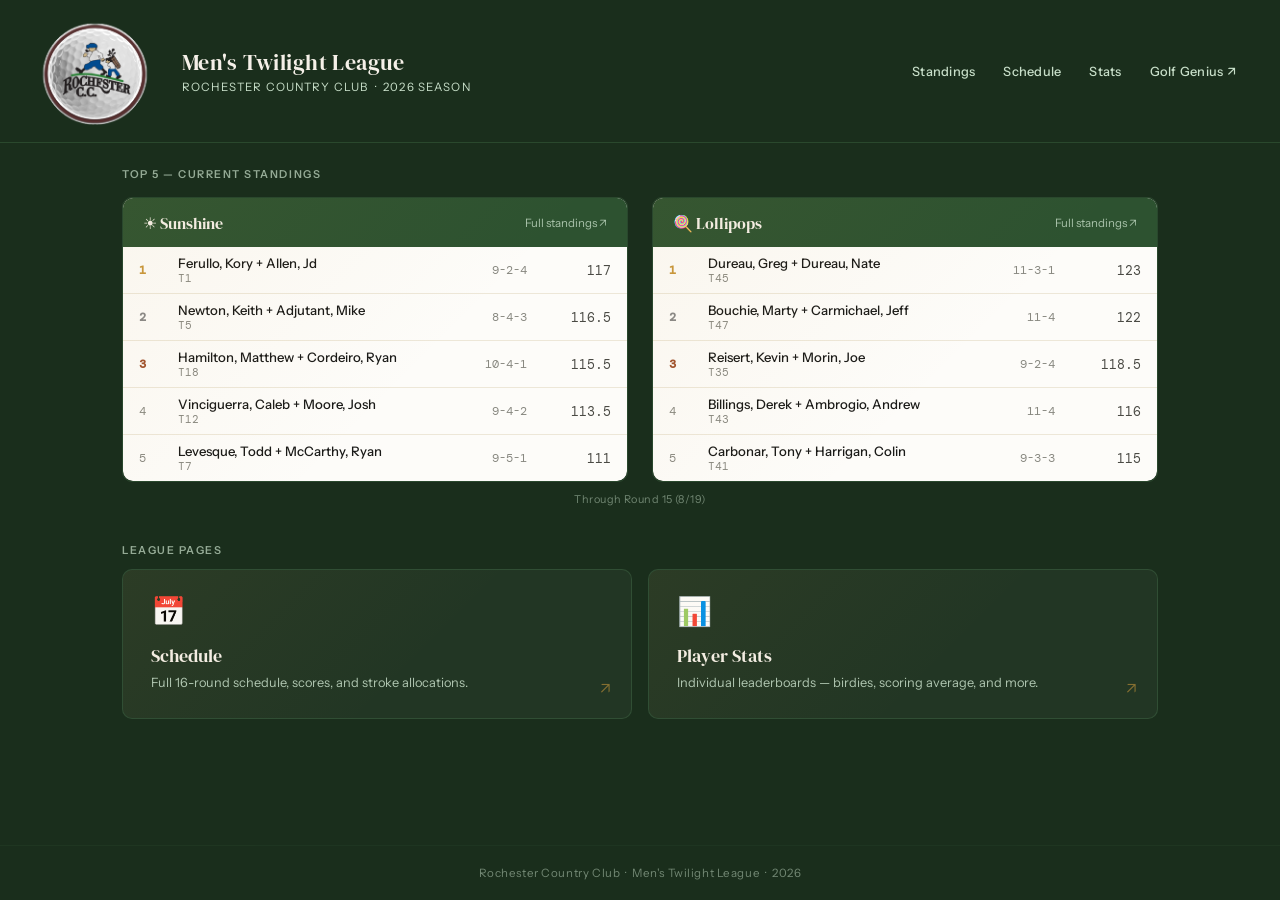
<file: index.html>
<!DOCTYPE html>
<html lang="en">
<head>
  <meta charset="UTF-8">
  <meta name="viewport" content="width=device-width, initial-scale=1.0">
  <title>RCC Men's Twilight League 2026</title>
  <link rel="stylesheet" href="css/base.css">
  <link rel="stylesheet" href="css/components.css">
  <style>
    /* ── INDEX-ONLY STYLES ── */
    .index-wrap {
      max-width: 1100px;
      margin: 0 auto;
      padding: 1.5rem 2rem 3rem;
      width: 100%;
    }

    /* ── NAV CARDS ── */
    .section-label {
      font-size: 0.68rem;
      font-weight: 600;
      letter-spacing: 0.14em;
      text-transform: uppercase;
      color: var(--green-pale);
      opacity: 0.7;
      margin-bottom: 1rem;
    }
    .cards-grid {
      display: grid;
      grid-template-columns: repeat(2, 1fr);
      gap: 1rem;
      margin-bottom: 2rem;
    }

    /* ── LEADERBOARD ── */
    .lb-grid {
      display: grid;
      grid-template-columns: 1fr 1fr;
      gap: 1.5rem;
    }

    .lb-panel {
      background: var(--white);
      border-radius: var(--radius-lg);
      overflow: hidden;
      box-shadow: var(--shadow);
    }

    .lb-header {
      background: var(--green-mid);
      padding: 0.85rem 1.25rem;
      display: flex;
      align-items: center;
      justify-content: space-between;
    }

    .lb-header h2 {
      font-family: 'DM Serif Display', serif;
      font-size: 1rem;
      color: var(--cream);
    }

    .lb-panel-link .lb-table tbody tr:hover {
      background: transparent;
      cursor: default;
    }

    .lb-panel-link {
      text-decoration: none;
      display: block;
      border-radius: var(--radius-lg);
      border: 1px solid rgba(90,148,96,0.25);
      overflow: hidden;
      position: relative;
      transition: border-color 0.2s, transform 0.15s;
    }

    .lb-panel-link::before {
      content: '';
      position: absolute;
      inset: 0;
      background: linear-gradient(135deg, rgba(200,150,58,0.06) 0%, transparent 60%);
      pointer-events: none;
      z-index: 0;
    }

    .lb-panel-link:hover {
      border-color: rgba(200,150,58,0.45);
      transform: translateY(-2px);
    }

    .lb-panel-link:hover .lb-header {
      background: var(--green);
    }

    .lb-header-hint {
      font-size: 0.72rem;
      color: var(--green-pale);
      opacity: 0.8;
    }

    table.lb-table {
      width: 100%;
      border-collapse: collapse;
      font-size: 0.82rem;
    }

    table.lb-table tbody tr {
      border-bottom: 1px solid var(--cream-dark);
      cursor: pointer;
      transition: background 0.1s;
    }

    table.lb-table tbody tr:last-child { border-bottom: none; }
    table.lb-table tbody tr:hover { background: var(--cream); }

    table.lb-table tbody td {
      padding: 0.5rem 1rem;
      vertical-align: middle;
    }

    .lb-rank {
      font-family: 'DM Mono', monospace;
      font-size: 0.78rem;
      color: var(--text-muted);
      width: 28px;
      text-align: right;
    }
    .lb-rank.gold   { color: var(--gold); font-weight: 600; }
    .lb-rank.silver { color: #888; font-weight: 600; }
    .lb-rank.bronze { color: #a0522d; font-weight: 600; }

    .lb-team { font-weight: 500; color: var(--text); font-size: 0.82rem; }
    .lb-team-num { font-size: 0.68rem; color: var(--text-muted); font-family: 'DM Mono', monospace; }

    .lb-pts {
      font-family: 'DM Mono', monospace;
      font-size: 0.82rem;
      text-align: right;
      color: var(--text-mid);
    }

    .lb-rec {
      font-family: 'DM Mono', monospace;
      font-size: 0.72rem;
      text-align: right;
      white-space: nowrap;
      color: var(--text-muted);
    }

    .lb-updated {
      font-size: 0.68rem;
      color: var(--green-pale);
      opacity: 0.5;
      text-align: center;
      padding: 0.6rem;
      letter-spacing: 0.04em;
    }

    /* ── RESPONSIVE ── */
    @media (max-width: 800px) {
      .lb-grid   { grid-template-columns: 1fr; }
      .cards-grid { grid-template-columns: 1fr; }
    }
    @media (max-width: 600px) {
      .index-wrap { padding: 1rem 1rem 2rem; }
      .cards-grid { grid-template-columns: 1fr; gap: 0.75rem; }
    }
  </style>
</head>
<body>

  <div id="site-header"></div>

  <div class="index-wrap">

    <div class="section-label">Top 5 — Current Standings</div>
    <div class="lb-grid" id="lbGrid">
      <div class="lb-panel"><div class="lb-updated">Loading…</div></div>
      <div class="lb-panel"><div class="lb-updated">Loading…</div></div>
    </div>
    <div id="lbUpdated" class="lb-updated" style="margin-bottom:1.75rem;"></div>

    <div class="section-label" style="margin-bottom:0.75rem;">League Pages</div>
    <div class="cards-grid" style="margin-bottom:1.75rem;">
      <a class="nav-card" href="schedule.html">
        <span class="card-icon">📅</span>
        <div class="card-title">Schedule</div>
        <div class="card-desc">Full 16-round schedule, scores, and stroke allocations.</div>
        <span class="card-arrow">↗</span>
      </a>
      <a class="nav-card" href="stats.html">
        <span class="card-icon">📊</span>
        <div class="card-title">Player Stats</div>
        <div class="card-desc">Individual leaderboards — birdies, scoring average, and more.</div>
        <span class="card-arrow">↗</span>
      </a>
    </div>

  </div>

  <div id="site-footer"></div>

  <script src="js/common.js"></script>
  <script src="js/index.js"></script>
</body>
</html>
</file>
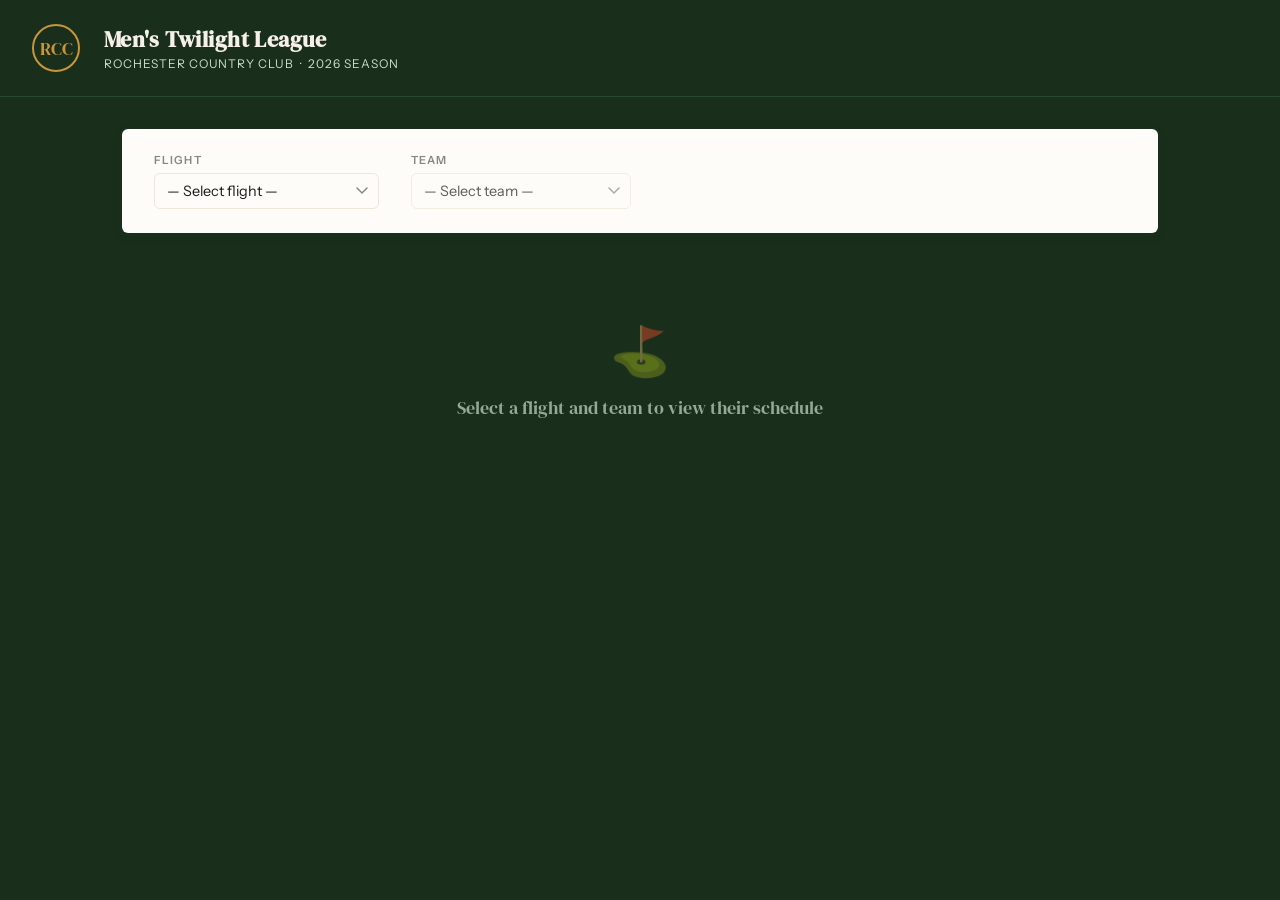
<file: rcc_schedule.html>
<!DOCTYPE html>
<html lang="en">
<head>
<meta charset="UTF-8">
<meta name="viewport" content="width=device-width, initial-scale=1.0">
<title>RCC Men's Twilight League 2026</title>
<link rel="preconnect" href="https://fonts.googleapis.com">
<link rel="preconnect" href="https://fonts.gstatic.com" crossorigin>
<link href="https://fonts.googleapis.com/css2?family=DM+Serif+Display:ital@0;1&family=DM+Mono:wght@400;500&family=Instrument+Sans:wght@400;500;600&display=swap" rel="stylesheet">
<style>
  :root {
    --green-dark: #1a2e1c;
    --green-mid:  #2d5230;
    --green:      #3a6b3e;
    --green-light:#5a9460;
    --green-pale: #c8dfc9;
    --cream:      #f5f0e8;
    --cream-dark: #ede7d8;
    --gold:       #c8963a;
    --gold-light: #e8c06a;
    --white:      #fdfcf9;
    --text:       #1a1a18;
    --text-mid:   #4a4a44;
    --text-muted: #888880;
    --win:        #2d6e35;
    --win-bg:     #e8f4e9;
    --loss:       #8b2c2c;
    --loss-bg:    #faeaea;
    --tie:        #5a5a20;
    --tie-bg:     #f5f5dc;
    --radius:     6px;
    --shadow:     0 2px 12px rgba(26,46,28,0.10);
  }

  *, *::before, *::after { box-sizing: border-box; margin: 0; padding: 0; }

  body {
    font-family: 'Instrument Sans', sans-serif;
    background: var(--green-dark);
    color: var(--text);
    min-height: 100vh;
  }

  /* ── HEADER ── */
  header {
    background: var(--green-dark);
    border-bottom: 1px solid rgba(90,148,96,0.25);
    padding: 1.5rem 2rem;
    display: flex;
    align-items: center;
    gap: 1.5rem;
  }
  .logo-mark {
    width: 48px; height: 48px;
    border: 2px solid var(--gold);
    border-radius: 50%;
    display: flex; align-items: center; justify-content: center;
    font-family: 'DM Serif Display', serif;
    font-size: 18px;
    color: var(--gold);
    flex-shrink: 0;
  }
  .header-text h1 {
    font-family: 'DM Serif Display', serif;
    font-size: 1.35rem;
    color: var(--cream);
    letter-spacing: 0.02em;
  }
  .header-text p {
    font-size: 0.75rem;
    color: var(--green-pale);
    letter-spacing: 0.08em;
    text-transform: uppercase;
    margin-top: 2px;
  }

  /* ── MAIN LAYOUT ── */
  main {
    max-width: 1100px;
    margin: 0 auto;
    padding: 2rem;
  }

  /* ── SELECTOR PANEL ── */
  .selector-panel {
    background: var(--white);
    border-radius: var(--radius);
    padding: 1.5rem 2rem;
    margin-bottom: 1.5rem;
    box-shadow: var(--shadow);
    display: flex;
    gap: 2rem;
    align-items: flex-end;
    flex-wrap: wrap;
  }
  .field-group {
    display: flex;
    flex-direction: column;
    gap: 0.4rem;
  }
  .field-group label {
    font-size: 0.7rem;
    font-weight: 600;
    letter-spacing: 0.1em;
    text-transform: uppercase;
    color: var(--text-muted);
  }
  select {
    font-family: 'Instrument Sans', sans-serif;
    font-size: 0.9rem;
    padding: 0.5rem 2rem 0.5rem 0.75rem;
    border: 1.5px solid var(--cream-dark);
    border-radius: var(--radius);
    background: var(--white);
    color: var(--text);
    appearance: none;
    background-image: url("data:image/svg+xml,%3Csvg xmlns='http://www.w3.org/2000/svg' width='12' height='8' viewBox='0 0 12 8'%3E%3Cpath d='M1 1l5 5 5-5' stroke='%23888880' stroke-width='1.5' fill='none' stroke-linecap='round'/%3E%3C/svg%3E");
    background-repeat: no-repeat;
    background-position: right 0.6rem center;
    cursor: pointer;
    min-width: 220px;
    transition: border-color 0.15s;
  }
  select:focus { outline: none; border-color: var(--green-light); }
  select:hover  { border-color: var(--green-light); }

  /* ── TEAM CARD ── */
  .team-card {
    background: var(--white);
    border-radius: var(--radius);
    overflow: hidden;
    box-shadow: var(--shadow);
    margin-bottom: 1.5rem;
    display: none;
  }
  .team-card.visible { display: block; }

  .team-header {
    background: var(--green-mid);
    padding: 1.25rem 2rem;
    display: flex;
    align-items: center;
    justify-content: space-between;
    flex-wrap: wrap;
    gap: 1rem;
  }
  .team-number-badge {
    font-family: 'DM Serif Display', serif;
    font-size: 2.5rem;
    color: var(--gold);
    line-height: 1;
    margin-right: 1rem;
  }
  .team-info h2 {
    font-family: 'DM Serif Display', serif;
    font-size: 1.3rem;
    color: var(--cream);
  }
  .team-meta {
    display: flex;
    gap: 0.75rem;
    margin-top: 0.3rem;
    flex-wrap: wrap;
  }
  .badge {
    font-size: 0.68rem;
    font-weight: 600;
    letter-spacing: 0.08em;
    text-transform: uppercase;
    padding: 0.2rem 0.6rem;
    border-radius: 20px;
  }
  .badge-flight-sun  { background: rgba(200,150,58,0.25); color: var(--gold-light); }
  .badge-flight-lol  { background: rgba(90,148,96,0.25);  color: var(--green-pale); }
  .badge-points      { background: rgba(255,255,255,0.12); color: var(--cream); }
  .badge-rank        { background: rgba(200,150,58,0.20); color: var(--gold-light); }

  .team-stats-row {
    display: flex;
    gap: 2rem;
    align-items: center;
    flex-wrap: wrap;
  }
  .stat-item { text-align: center; }
  .stat-item .stat-val {
    font-family: 'DM Mono', monospace;
    font-size: 1.4rem;
    font-weight: 500;
    color: var(--cream);
    display: block;
  }
  .stat-item .stat-lbl {
    font-size: 0.65rem;
    text-transform: uppercase;
    letter-spacing: 0.08em;
    color: var(--green-pale);
  }

  /* ── PLAYERS ── */
  .players-strip {
    background: var(--cream);
    padding: 0.85rem 2rem;
    display: flex;
    gap: 2rem;
    border-bottom: 1px solid var(--cream-dark);
    flex-wrap: wrap;
  }
  .player-chip {
    display: flex;
    align-items: center;
    gap: 0.5rem;
  }
  .player-avatar {
    width: 30px; height: 30px;
    border-radius: 50%;
    background: var(--green-mid);
    color: var(--cream);
    display: flex; align-items: center; justify-content: center;
    font-size: 0.7rem;
    font-weight: 600;
    flex-shrink: 0;
  }
  .player-name { font-size: 0.85rem; font-weight: 500; color: var(--text); }
  .player-detail { font-size: 0.75rem; color: var(--text-muted); }

  /* ── SCHEDULE TABLE ── */
  .schedule-wrap {
    padding: 1.5rem 2rem 2rem;
  }
  .schedule-wrap h3 {
    font-family: 'DM Serif Display', serif;
    font-size: 1rem;
    color: var(--text);
    margin-bottom: 1rem;
    letter-spacing: 0.02em;
  }

  table.schedule {
    width: 100%;
    border-collapse: collapse;
    font-size: 0.82rem;
  }
  table.schedule thead th {
    font-size: 0.65rem;
    font-weight: 600;
    letter-spacing: 0.1em;
    text-transform: uppercase;
    color: var(--text-muted);
    padding: 0.4rem 0.75rem;
    border-bottom: 2px solid var(--cream-dark);
    text-align: left;
    white-space: nowrap;
  }
  table.schedule tbody tr { border-bottom: 1px solid var(--cream-dark); }
  table.schedule tbody tr:last-child { border-bottom: none; }
  table.schedule tbody tr.match-first { }
  table.schedule tbody tr.match-second td { border-bottom: 2px solid var(--cream-dark); padding-top: 0; padding-bottom: 0.6rem; }
  table.schedule tbody td {
    padding: 0.55rem 0.75rem;
    vertical-align: top;
  }
  table.schedule tbody tr.match-second td { padding-top: 0.1rem; }

  .rnd-cell {
    font-family: 'DM Mono', monospace;
    font-size: 0.78rem;
    font-weight: 500;
    white-space: nowrap;
    color: var(--green-mid);
  }
  .date-cell {
    font-family: 'DM Mono', monospace;
    font-size: 0.78rem;
    color: var(--text-muted);
    white-space: nowrap;
  }
  .nine-cell {
    font-size: 0.72rem;
    font-weight: 600;
    letter-spacing: 0.05em;
    color: var(--text-muted);
    white-space: nowrap;
  }
  .opp-name { font-weight: 500; color: var(--text); }
  .opp-hi   { font-family: 'DM Mono', monospace; font-size: 0.75rem; color: var(--text-muted); }
  .strokes-chip {
    display: inline-block;
    font-family: 'DM Mono', monospace;
    font-size: 0.7rem;
    font-weight: 500;
    padding: 0.1rem 0.35rem;
    border-radius: 3px;
    background: var(--cream-dark);
    color: var(--text-mid);
    margin-left: 4px;
  }
  .strokes-chip.zero { opacity: 0.45; }

  .score-cell {
    font-family: 'DM Mono', monospace;
    font-size: 0.85rem;
    font-weight: 500;
    text-align: center;
    white-space: nowrap;
    min-width: 36px;
  }
  .score-dash { color: var(--text-muted); }

  .result-cell { white-space: nowrap; }
  .result-badge {
    display: inline-block;
    font-family: 'DM Mono', monospace;
    font-size: 0.75rem;
    font-weight: 500;
    padding: 0.2rem 0.55rem;
    border-radius: 20px;
  }
  .res-win  { background: var(--win-bg);  color: var(--win);  }
  .res-loss { background: var(--loss-bg); color: var(--loss); }
  .res-tie  { background: var(--tie-bg);  color: var(--tie);  }
  .res-none { color: var(--text-muted); font-family: 'DM Mono', monospace; font-size: 0.82rem; }

  /* record row */
  .record-row {
    display: flex;
    gap: 0.5rem;
    align-items: center;
    padding: 0.75rem 2rem;
    background: var(--cream);
    border-top: 1px solid var(--cream-dark);
    font-size: 0.78rem;
    color: var(--text-muted);
    flex-wrap: wrap;
  }
  .record-row strong { color: var(--text); }
  .record-pill {
    display: inline-flex;
    gap: 0.4rem;
    align-items: center;
  }
  .rp-w { color: var(--win); font-weight: 600; }
  .rp-l { color: var(--loss); font-weight: 600; }
  .rp-t { color: var(--tie); font-weight: 600; }

  /* opp rank */
  .opp-rank { font-size: 0.72rem; color: var(--text-muted); }

  /* ── EMPTY STATE ── */
  .empty-state {
    text-align: center;
    padding: 4rem 2rem;
    color: var(--green-pale);
  }
  .empty-state .big-icon { font-size: 3rem; margin-bottom: 1rem; opacity: 0.4; }
  .empty-state p { font-family: 'DM Serif Display', serif; font-size: 1.1rem; opacity: 0.7; }

  /* ── RESPONSIVE ── */
  @media (max-width: 700px) {
    main { padding: 1rem; }
    .selector-panel { padding: 1rem; gap: 1rem; }
    .schedule-wrap { padding: 1rem; }
    .team-header { padding: 1rem; }
    .players-strip { padding: 0.75rem 1rem; }
    .record-row { padding: 0.75rem 1rem; }
    select { min-width: 160px; }
    table.schedule { font-size: 0.75rem; }
    table.schedule thead th, table.schedule tbody td { padding: 0.4rem 0.4rem; }
    .team-stats-row { gap: 1rem; }
  }
</style>
</head>
<body>

<header>
  <div class="logo-mark">RCC</div>
  <div class="header-text">
    <h1>Men's Twilight League</h1>
    <p>Rochester Country Club &nbsp;·&nbsp; 2026 Season</p>
  </div>
</header>

<main>
  <div class="selector-panel">
    <div class="field-group">
      <label>Flight</label>
      <select id="flightSelect">
        <option value="">— Select flight —</option>
        <option value="Sunshine">☀ Sunshine (Teams 1–32)</option>
        <option value="Lollipops">🍭 Lollipops (Teams 33–64)</option>
      </select>
    </div>
    <div class="field-group">
      <label>Team</label>
      <select id="teamSelect" disabled>
        <option value="">— Select team —</option>
      </select>
    </div>
  </div>

  <div id="teamCard" class="team-card"></div>

  <div id="emptyState" class="empty-state">
    <div class="big-icon">⛳</div>
    <p>Select a flight and team to view their schedule</p>
  </div>
</main>

<script>
// ── EMBEDDED JSON ────────────────────────────────────────────────────────────
// The page loads from a JSON file if available, otherwise falls back to the
// embedded data block below. To use a live JSON file, host rcc_league_2026.json
// alongside this HTML and it will be fetched automatically.

const EMBEDDED_JSON_URL = 'RCC_League_2026.json';

// ── SCORING HELPERS ──────────────────────────────────────────────────────────

function getRoundNumber(roundKey) {
  const m = roundKey.match(/round_(\d+)_/);
  return m ? parseInt(m[1]) : 0;
}

function getRoundDate(roundKey) {
  // e.g. round_4_wed_jun_03 → "6/3"
  const months = {jan:1,feb:2,mar:3,apr:4,may:5,jun:6,jul:7,aug:8,sep:9,oct:10,nov:11,dec:12};
  const m = roundKey.match(/_(jan|feb|mar|apr|may|jun|jul|aug|sep|oct|nov|dec)_(\d+)$/i);
  if (!m) return '';
  return `${months[m[1].toLowerCase()]}/${parseInt(m[2])}`;
}

function calcRank(teamNum, flight, teams) {
  const flightTeams = teams.filter(t => t.flight === flight);
  const me = flightTeams.find(t => t.team_number === teamNum);
  if (!me) return '—';
  const above = flightTeams.filter(t => t.total_points > me.total_points).length;
  const rank = above + 1;
  const ties = flightTeams.filter(t => t.total_points === me.total_points).length;
  return ties > 1 ? `T${rank}` : `${rank}`;
}

function ordinal(n) {
  const s = ['th','st','nd','rd'], v = n % 100;
  return n + (s[(v-20)%10] || s[v] || s[0]);
}

function calcPlayingHandicap(hi, tee, courseRatings) {
  const teeData = courseRatings.tees[tee] || courseRatings.tees['blue'];
  const ch = Math.round(hi * teeData.slope / 113);
  const ph = ch + Math.round(teeData.rating - courseRatings.par);
  return ph;
}

function getStrokesFor4(players, courseRatings) {
  // players: [{name, hi, tee}] — exactly 4
  const phs = players.map(p => calcPlayingHandicap(p.hi, p.tee || 'blue', courseRatings));
  const low = Math.min(...phs);
  return phs.map(ph => ph - low);
}

// For 9 holes: halve full strokes. Front gets extra if odd.
function strokesFor9(fullStrokes, nine) {
  return fullStrokes.map(s => {
    const half = s / 2;
    if (s % 2 === 0) return s / 2;
    // odd: front gets ceil, back gets floor
    return nine === 'Front' ? Math.ceil(half) : Math.floor(half);
  });
}

function parseDisplayScore(storedUs, storedThem) {
  if (storedUs === undefined || storedThem === undefined) return null;
  let dispUs, dispThem, result;
  if (storedUs > storedThem) {
    dispUs = storedUs - 1; dispThem = storedThem;
    result = { type: 'W', margin: (storedUs - 1) - storedThem };
  } else if (storedThem > storedUs) {
    dispUs = storedUs; dispThem = storedThem - 1;
    result = { type: 'L', margin: storedUs - (storedThem - 1) };
  } else {
    dispUs = storedUs - 0.5; dispThem = storedThem - 0.5;
    result = { type: 'T', margin: 0 };
  }
  return { dispUs, dispThem, result };
}

function fmt(n) {
  return (n % 1 === 0) ? n.toFixed(0) : n.toFixed(1);
}

function initials(name) {
  // "Holland, Jeffry" → "JH"
  const parts = name.split(',').map(s => s.trim());
  const last = parts[0] || '';
  const first = parts[1] || '';
  return (first[0] || '') + (last[0] || '');
}

// ── RENDER ───────────────────────────────────────────────────────────────────

function renderTeam(data, teamNum) {
  const team = data.teams.find(t => t.team_number === teamNum);
  if (!team) return;

  const { schedule, round_scores, nine_rotations, course_ratings, teams } = data;
  const card = document.getElementById('teamCard');
  const empty = document.getElementById('emptyState');
  card.className = 'team-card visible';
  empty.style.display = 'none';

  // rank within flight
  const rank = calcRank(teamNum, team.flight, teams);
  const flightSize = teams.filter(t => t.flight === team.flight).length;
  const rankLabel = rank.startsWith('T') ? rank : ordinal(parseInt(rank));

  // purse
  const purseStr = team.purse > 0 ? `$${team.purse.toFixed(0)}` : '$0';

  // flight badge class
  const flightBadge = team.flight === 'Sunshine' ? 'badge-flight-sun' : 'badge-flight-lol';
  const flightIcon = team.flight === 'Sunshine' ? '☀' : '🍭';

  // W/L/T record from round_scores
  const myScores = round_scores[String(teamNum)] || {};
  let wins=0, losses=0, ties=0;
  Object.keys(myScores).forEach(rnd => {
    const stored = myScores[rnd];
    // find opponent in that round
    const roundKey = Object.keys(schedule).find(k => getRoundNumber(k) === parseInt(rnd));
    if (!roundKey) return;
    const match = schedule[roundKey].find(m => m[0] === teamNum || m[1] === teamNum);
    if (!match) return;
    const oppNum = match[0] === teamNum ? match[1] : match[0];
    const oppStored = (round_scores[String(oppNum)] || {})[rnd];
    if (oppStored === undefined) return;
    if (stored > oppStored) wins++;
    else if (stored < oppStored) losses++;
    else ties++;
  });

  // build schedule rows
  let scheduleHTML = '';
  const roundKeys = Object.keys(schedule).sort((a,b) => getRoundNumber(a)-getRoundNumber(b));

  roundKeys.forEach(roundKey => {
    const rndNum = getRoundNumber(roundKey);
    const matchups = schedule[roundKey];
    const match = matchups.find(m => m[0] === teamNum || m[1] === teamNum);
    if (!match) return;

    const oppNum = match[0] === teamNum ? match[1] : match[0];
    const oppTeam = teams.find(t => t.team_number === oppNum);
    if (!oppTeam) return;

    const date = getRoundDate(roundKey);
    const nine = nine_rotations[roundKey]?.[team.flight] || '?';
    const rndLabel = `${rndNum}-${nine[0]}`; // "4-B"

    // strokes
    const allPlayers = [...team.players, ...oppTeam.players];
    // build 4-player list: [myP1, myP2, oppP1, oppP2]
    const fourPlayers = [
      { name: team.players[0]?.name, hi: team.players[0]?.handicap_index || 0, tee: team.players[0]?.tee || 'blue' },
      { name: team.players[1]?.name, hi: team.players[1]?.handicap_index || 0, tee: team.players[1]?.tee || 'blue' },
      { name: oppTeam.players[0]?.name, hi: oppTeam.players[0]?.handicap_index || 0, tee: oppTeam.players[0]?.tee || 'blue' },
      { name: oppTeam.players[1]?.name, hi: oppTeam.players[1]?.handicap_index || 0, tee: oppTeam.players[1]?.tee || 'blue' },
    ];
    const fullStrokes = getStrokesFor4(fourPlayers, course_ratings);
    const nineStrokes = strokesFor9(fullStrokes, nine);

    // scores
    const myStored   = (round_scores[String(teamNum)]  || {})[String(rndNum)];
    const oppStored  = (round_scores[String(oppNum)]   || {})[String(rndNum)];
    const scoreData  = (myStored !== undefined && oppStored !== undefined)
                       ? parseDisplayScore(myStored, oppStored) : null;

    // opp rank
    const oppRank = calcRank(oppNum, oppTeam.flight, teams);
    const oppRankLabel = oppRank.startsWith('T') ? oppRank : ordinal(parseInt(oppRank));

    // player name helpers
    function shortName(fullName) {
      const parts = fullName ? fullName.split(',').map(s=>s.trim()) : ['?','?'];
      const last = parts[0]; const first = parts[1] || '';
      return `${first[0] || '?'}. ${last}`;
    }

    // result badge
    let resultCell = `<span class="res-none">—</span>`;
    if (scoreData) {
      const { type, margin } = scoreData.result;
      const sign = margin > 0 ? `+${margin}` : margin < 0 ? `${margin}` : '';
      const label = type === 'T' ? 'T 0' : `${type} ${sign}`;
      const cls = type === 'W' ? 'res-win' : type === 'L' ? 'res-loss' : 'res-tie';
      resultCell = `<span class="result-badge ${cls}">${label}</span>`;
    }

    // score cells
    const usDisp   = scoreData ? fmt(scoreData.dispUs)   : '—';
    const themDisp = scoreData ? fmt(scoreData.dispThem)  : '—';
    const scoreClass = s => s === '—' ? 'score-dash' : '';

    // stroke chips
    function chip(s) {
      return `<span class="strokes-chip${s===0?' zero':''}">${s}</span>`;
    }

    // Row 1 (P1s) — shows rnd, date, nine, opponent P1, my P1
    scheduleHTML += `
    <tr class="match-first">
      <td class="rnd-cell" rowspan="2">${rndLabel}</td>
      <td class="date-cell" rowspan="2">${date}</td>
      <td class="nine-cell" rowspan="2">${nine}</td>
      <td>
        <span class="opp-name">${shortName(oppTeam.players[0]?.name)}</span>
        <span class="opp-hi">(${oppTeam.players[0]?.handicap_index ?? '?'})</span>${chip(nineStrokes[2])}
      </td>
      <td>
        <span class="opp-name">${shortName(team.players[0]?.name)}</span>
        <span class="opp-hi">(${team.players[0]?.handicap_index ?? '?'})</span>${chip(nineStrokes[0])}
      </td>
      <td class="opp-rank" rowspan="2"><span style="font-size:0.75rem;color:var(--text-muted);">T${oppNum}</span><br><span style="font-size:0.72rem;color:var(--text-muted);">${oppRankLabel}</span></td>
      <td class="score-cell ${scoreClass(usDisp)}" rowspan="2">${usDisp}</td>
      <td class="score-cell ${scoreClass(themDisp)}" rowspan="2">${themDisp}</td>
      <td class="result-cell" rowspan="2">${resultCell}</td>
    </tr>
    <tr class="match-second">
      <td>
        <span class="opp-name">${shortName(oppTeam.players[1]?.name)}</span>
        <span class="opp-hi">(${oppTeam.players[1]?.handicap_index ?? '?'})</span>${chip(nineStrokes[3])}
      </td>
      <td>
        <span class="opp-name">${shortName(team.players[1]?.name)}</span>
        <span class="opp-hi">(${team.players[1]?.handicap_index ?? '?'})</span>${chip(nineStrokes[1])}
      </td>
    </tr>`;
  });

  // players HTML
  let playersHTML = team.players.map(p => {
    const ini = initials(p.name || '');
    const teeStr = p.tee ? `${p.tee} tees` : '';
    const hiStr = `HI: ${p.handicap_index ?? '?'}`;
    return `<div class="player-chip">
      <div class="player-avatar">${ini}</div>
      <div>
        <div class="player-name">${p.name || '—'}</div>
        <div class="player-detail">${hiStr}${teeStr ? ' · ' + teeStr : ''}</div>
      </div>
    </div>`;
  }).join('');

  card.innerHTML = `
    <div class="team-header">
      <div style="display:flex;align-items:center;">
        <div class="team-number-badge">#${teamNum}</div>
        <div class="team-info">
          <h2>${team.players_display}</h2>
          <div class="team-meta">
            <span class="badge ${flightBadge}">${flightIcon} ${team.flight}</span>
            <span class="badge badge-points">${team.total_points} pts</span>
            <span class="badge badge-rank">${rankLabel} of ${flightSize}</span>
            ${team.purse > 0 ? `<span class="badge badge-points">${purseStr} purse</span>` : ''}
          </div>
        </div>
      </div>
      <div class="team-stats-row">
        <div class="stat-item"><span class="stat-val">${wins}</span><span class="stat-lbl">Wins</span></div>
        <div class="stat-item"><span class="stat-val">${losses}</span><span class="stat-lbl">Losses</span></div>
        <div class="stat-item"><span class="stat-val">${ties}</span><span class="stat-lbl">Ties</span></div>
        <div class="stat-item"><span class="stat-val">${team.total_points}</span><span class="stat-lbl">Points</span></div>
      </div>
    </div>
    <div class="players-strip">${playersHTML}</div>
    <div class="schedule-wrap">
      <h3>2026 Season Schedule</h3>
      <table class="schedule">
        <thead>
          <tr>
            <th>Rnd</th>
            <th>Date</th>
            <th>Nine</th>
            <th>Opponent</th>
            <th>Us</th>
            <th>Opp Rank</th>
            <th>Us</th>
            <th>Them</th>
            <th>Result</th>
          </tr>
        </thead>
        <tbody>${scheduleHTML}</tbody>
      </table>
    </div>
    <div class="record-row">
      <strong>Record:</strong>
      <span class="record-pill"><span class="rp-w">${wins}W</span> <span class="rp-l">${losses}L</span> <span class="rp-t">${ties}T</span></span>
      &nbsp;·&nbsp; ${Object.keys(myScores).length} rounds played
    </div>
  `;
}

// ── BOOT ─────────────────────────────────────────────────────────────────────

let leagueData = null;

function populateFlightTeams(flight) {
  const sel = document.getElementById('teamSelect');
  sel.innerHTML = '<option value="">— Select team —</option>';
  if (!leagueData || !flight) { sel.disabled = true; return; }
  const flightTeams = leagueData.teams
    .filter(t => t.flight === flight)
    .sort((a,b) => a.team_number - b.team_number);
  flightTeams.forEach(t => {
    const opt = document.createElement('option');
    opt.value = t.team_number;
    opt.textContent = `Team ${t.team_number} — ${t.players_display}`;
    sel.appendChild(opt);
  });
  sel.disabled = false;
}

document.getElementById('flightSelect').addEventListener('change', function() {
  populateFlightTeams(this.value);
  document.getElementById('teamCard').className = 'team-card';
  document.getElementById('emptyState').style.display = '';
  document.getElementById('teamSelect').value = '';
});

document.getElementById('teamSelect').addEventListener('change', function() {
  const num = parseInt(this.value);
  if (!num || !leagueData) return;
  renderTeam(leagueData, num);
});

// Try to fetch JSON from same directory; works when served over HTTP
fetch(EMBEDDED_JSON_URL)
  .then(r => { if (!r.ok) throw new Error('not found'); return r.json(); })
  .then(data => { leagueData = data; })
  .catch(() => {
    // Fallback: prompt user to load file
    document.getElementById('emptyState').innerHTML = `
      <div class="big-icon">📂</div>
      <p>Drop your <strong>RCC_League_2026.json</strong> file here, or click to load it</p>
      <input type="file" id="fileInput" accept=".json" style="margin-top:1rem;font-size:0.85rem;color:var(--green-pale)">
    `;
    document.getElementById('fileInput')?.addEventListener('change', function(e) {
      const file = e.target.files[0];
      if (!file) return;
      const reader = new FileReader();
      reader.onload = ev => {
        leagueData = JSON.parse(ev.target.result);
        document.getElementById('emptyState').innerHTML = `
          <div class="big-icon">✅</div>
          <p>Data loaded! Select a flight and team above.</p>
        `;
      };
      reader.readAsText(file);
    });
  });
</script>
</body>
</html>
</file>
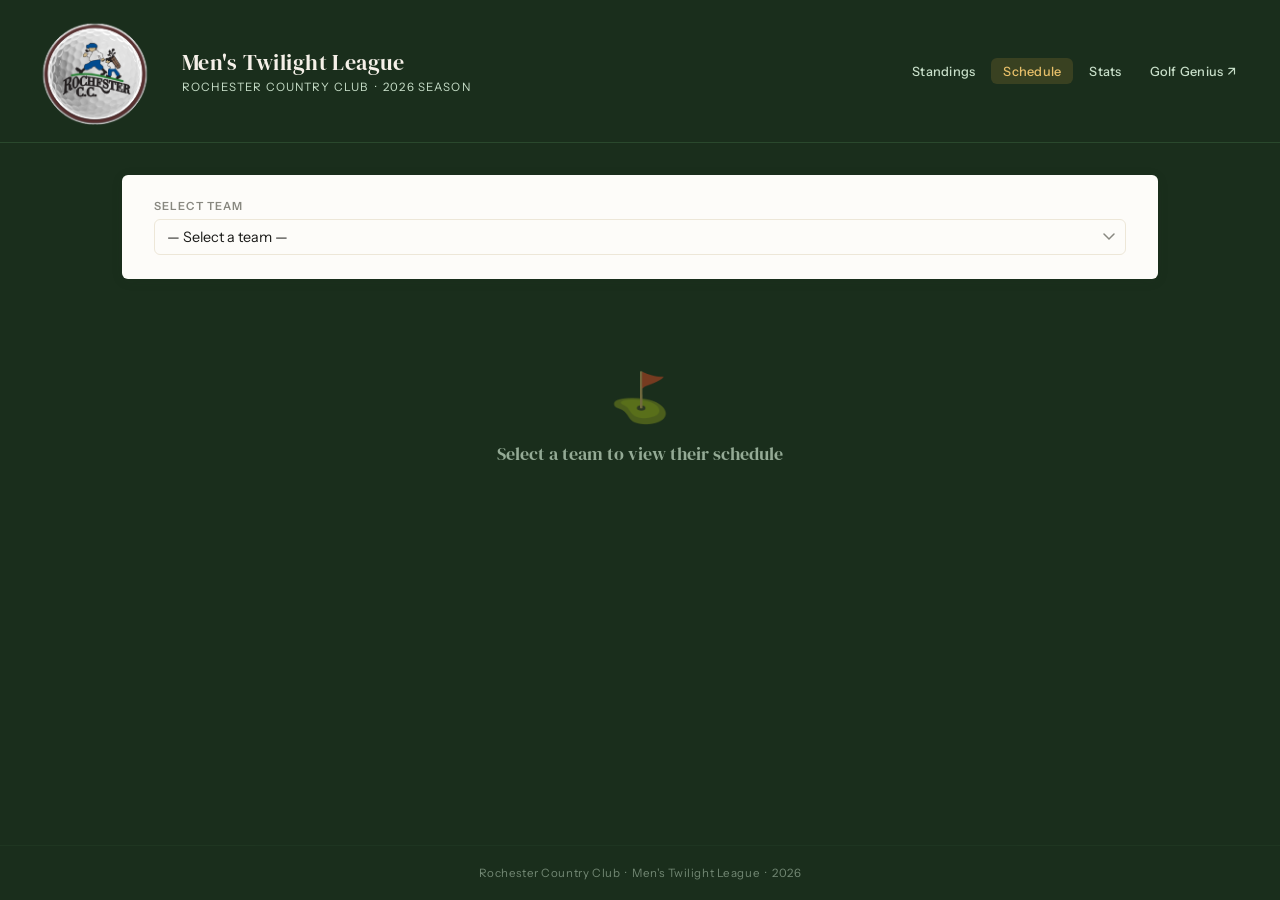
<file: schedule.html>
<!DOCTYPE html>
<html lang="en">
<head>
  <meta charset="UTF-8">
  <meta name="viewport" content="width=device-width, initial-scale=1.0">
  <title>Schedule — RCC Men's Twilight League 2026</title>
  <link rel="stylesheet" href="css/base.css">
  <link rel="stylesheet" href="css/components.css">
  <link rel="stylesheet" href="css/schedule.css">
</head>
<body>

  <div id="site-header"></div>

  <main>
    <div class="selector-panel">
      <div class="field-group" style="flex:1;">
        <label for="teamSelect">Select Team</label>
        <select id="teamSelect" style="width:100%;">
          <option value="">— Select a team —</option>
        </select>
      </div>
    </div>

    <div id="teamCard" class="team-card"></div>

    <div id="emptyState" class="empty-state">
      <div class="big-icon">⛳</div>
      <p>Select a team to view their schedule</p>
    </div>
  </main>

  <div id="site-footer"></div>

  <script src="js/common.js"></script>
  <script src="js/schedule.js"></script>
</body>
</html>
</file>
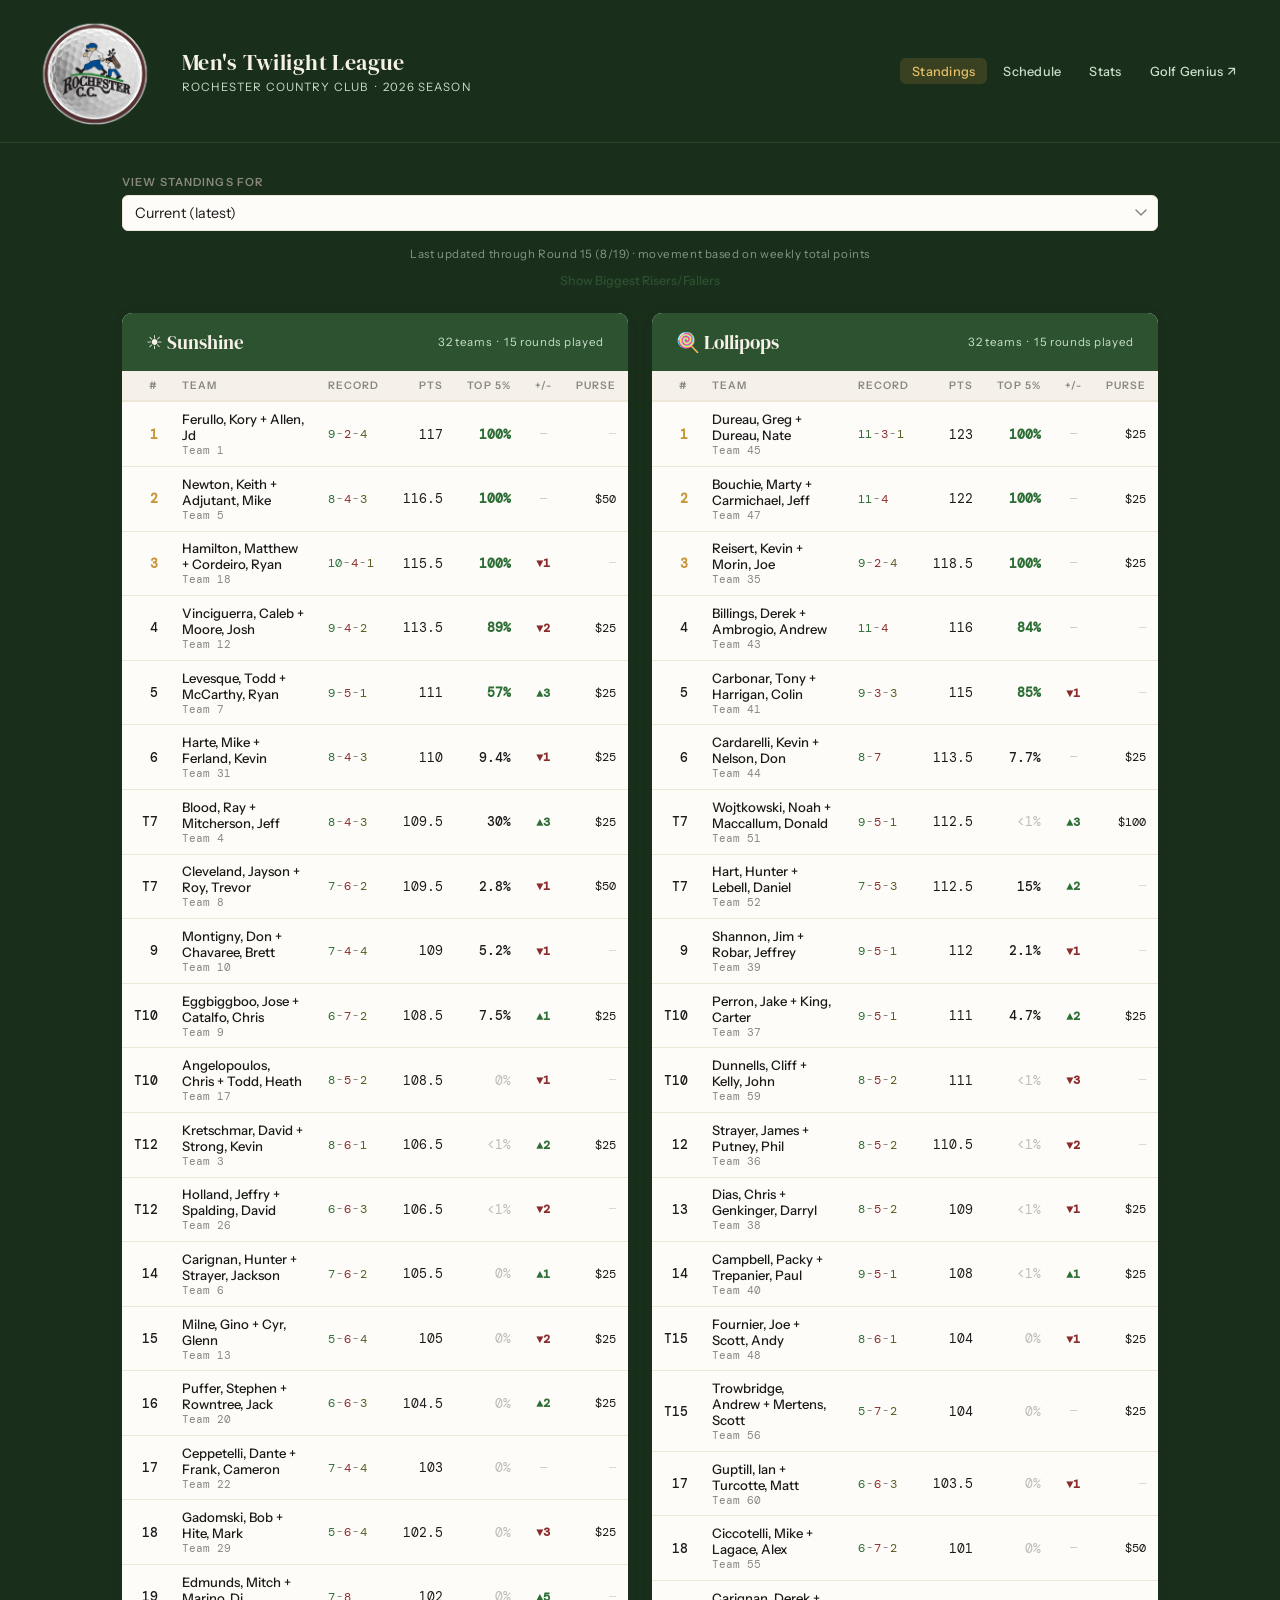
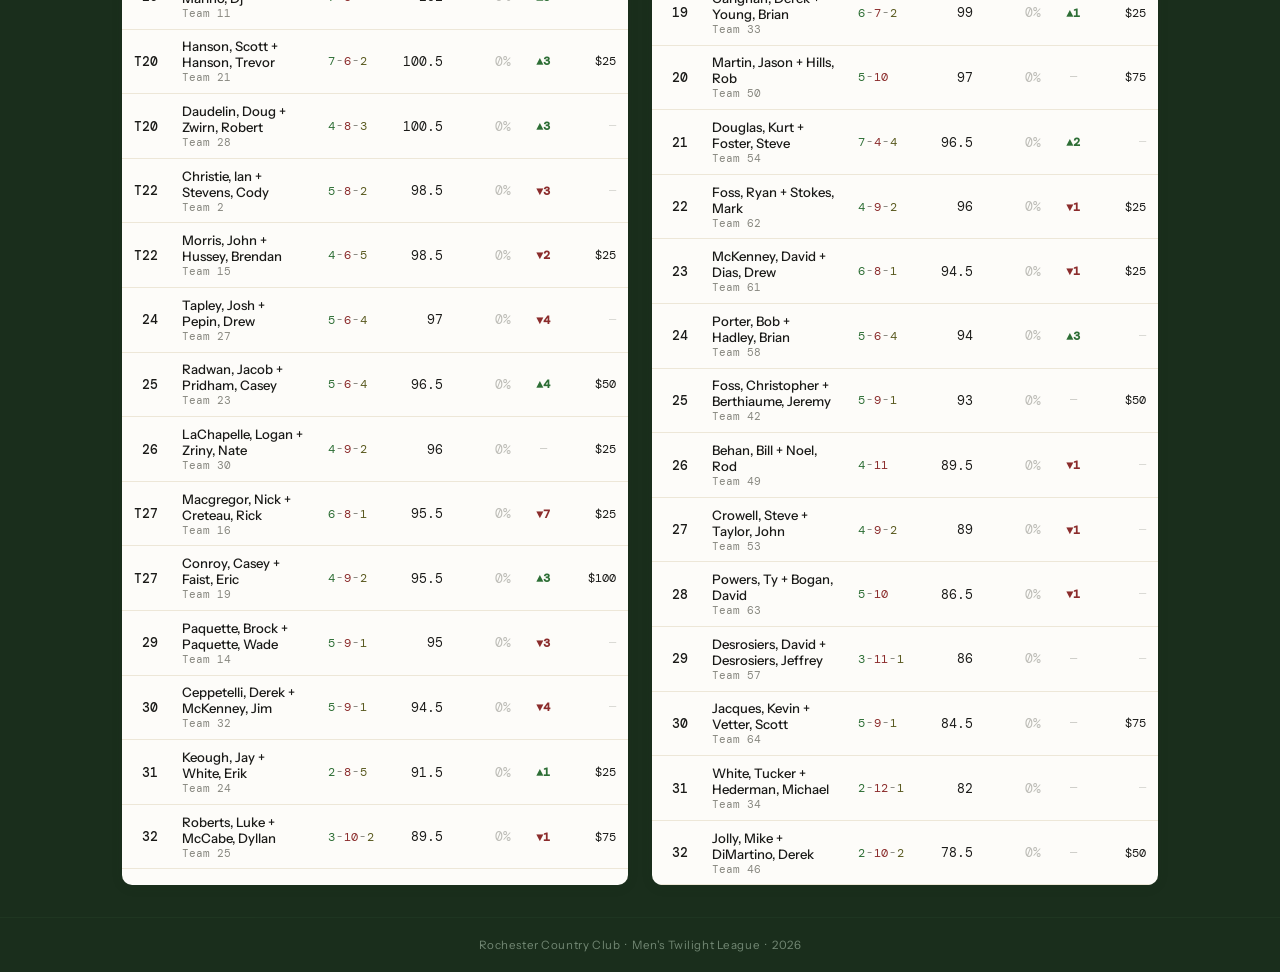
<file: standings.html>
<!DOCTYPE html>
<html lang="en">
<head>
  <meta charset="UTF-8">
  <meta name="viewport" content="width=device-width, initial-scale=1.0">
  <title>Standings — RCC Men's Twilight League 2026</title>
  <link rel="stylesheet" href="css/base.css">
  <link rel="stylesheet" href="css/components.css">
  <link rel="stylesheet" href="css/standings.css">
</head>
<body>

  <div id="site-header"></div>

  <main>
    <div class="selector-panel">
      <div class="field-group" style="flex:1;">
        <label for="weekSelect">View Standings For</label>
        <select id="weekSelect" style="width:100%;">
          <option value="current">Current (latest)</option>
        </select>
      </div>
    </div>
    <div id="lastUpdated" class="last-updated"></div>
    <div class="movers-toggle-row">
      <a href="#" id="moversToggle" class="movers-toggle-link">Show Biggest Risers/Fallers</a>
    </div>
    <div id="standingsWrap" class="standings-wrap">
      <div class="empty-state" style="grid-column:1/-1;">
        <div class="big-icon">⛳</div>
        <p>Loading standings…</p>
      </div>
    </div>
  </main>

  <div id="site-footer"></div>

  <script src="js/common.js"></script>
  <script src="js/standings.js"></script>
</body>
</html>
</file>
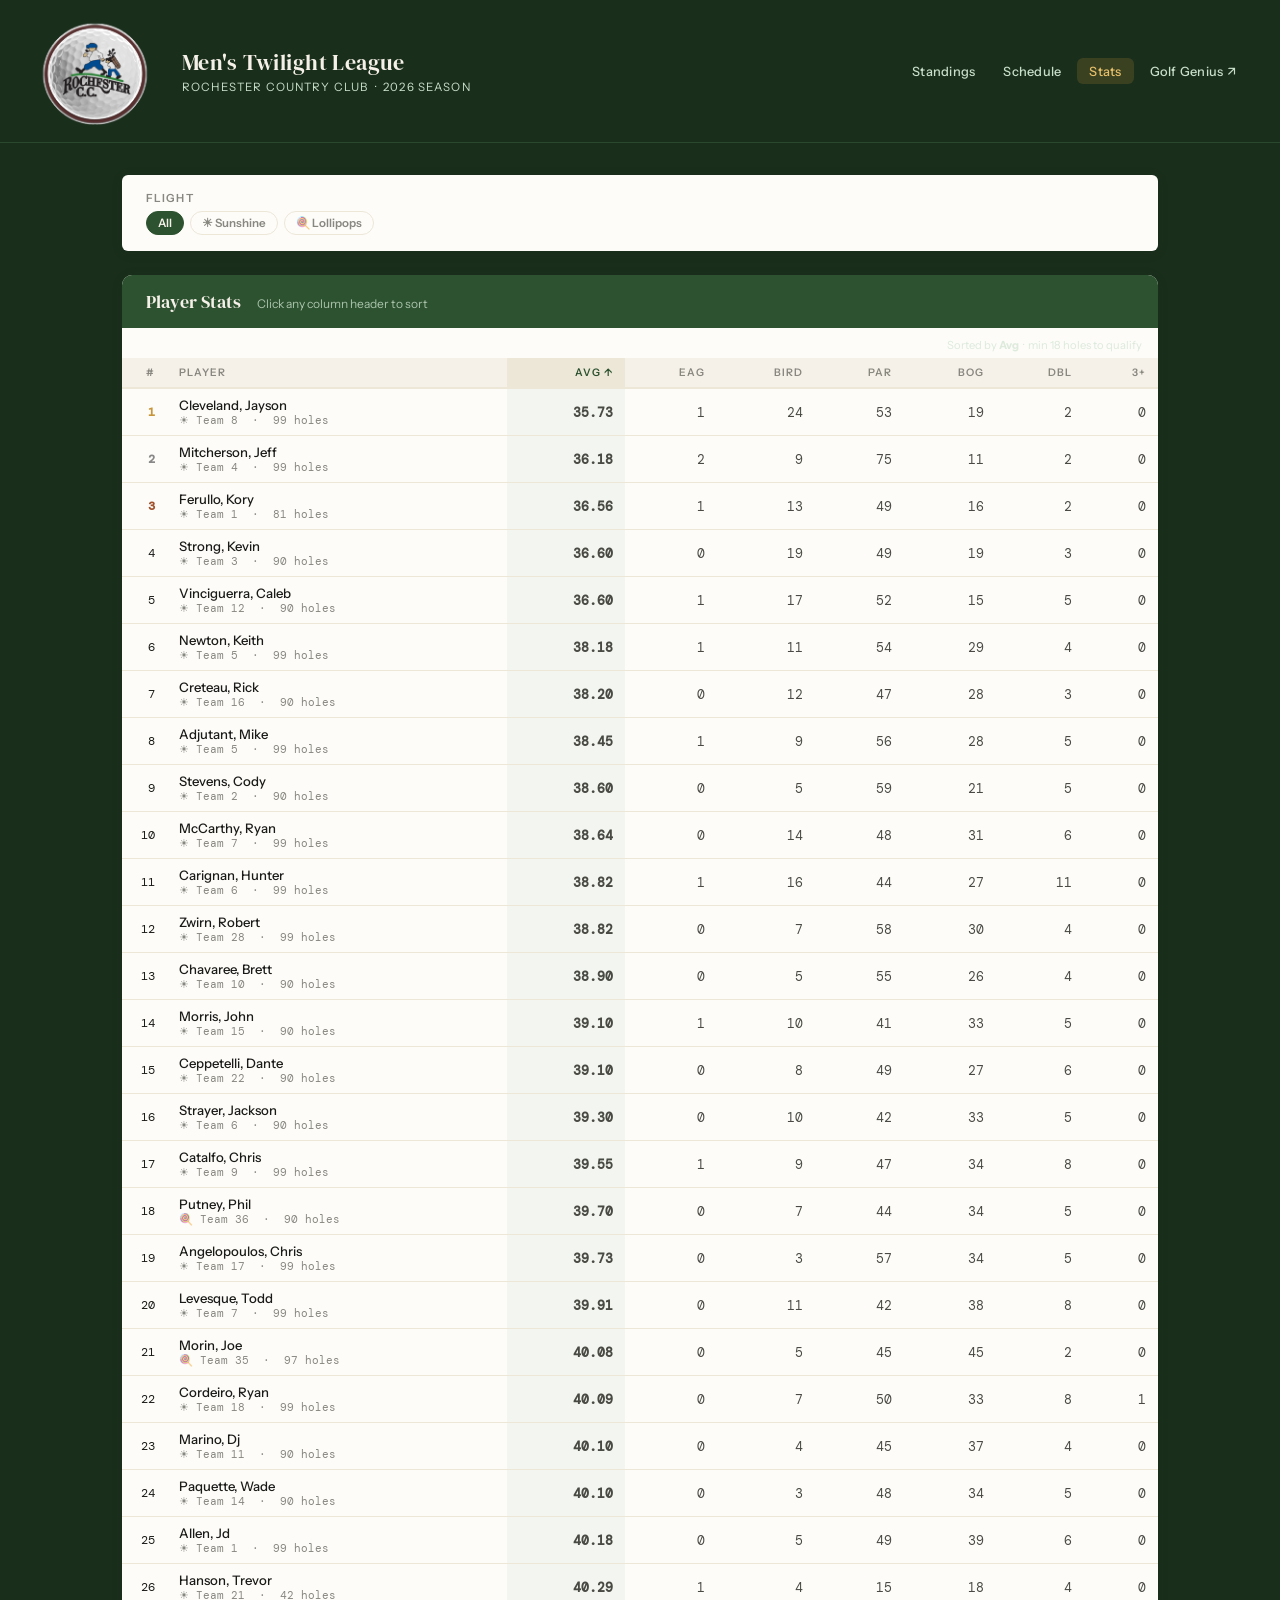
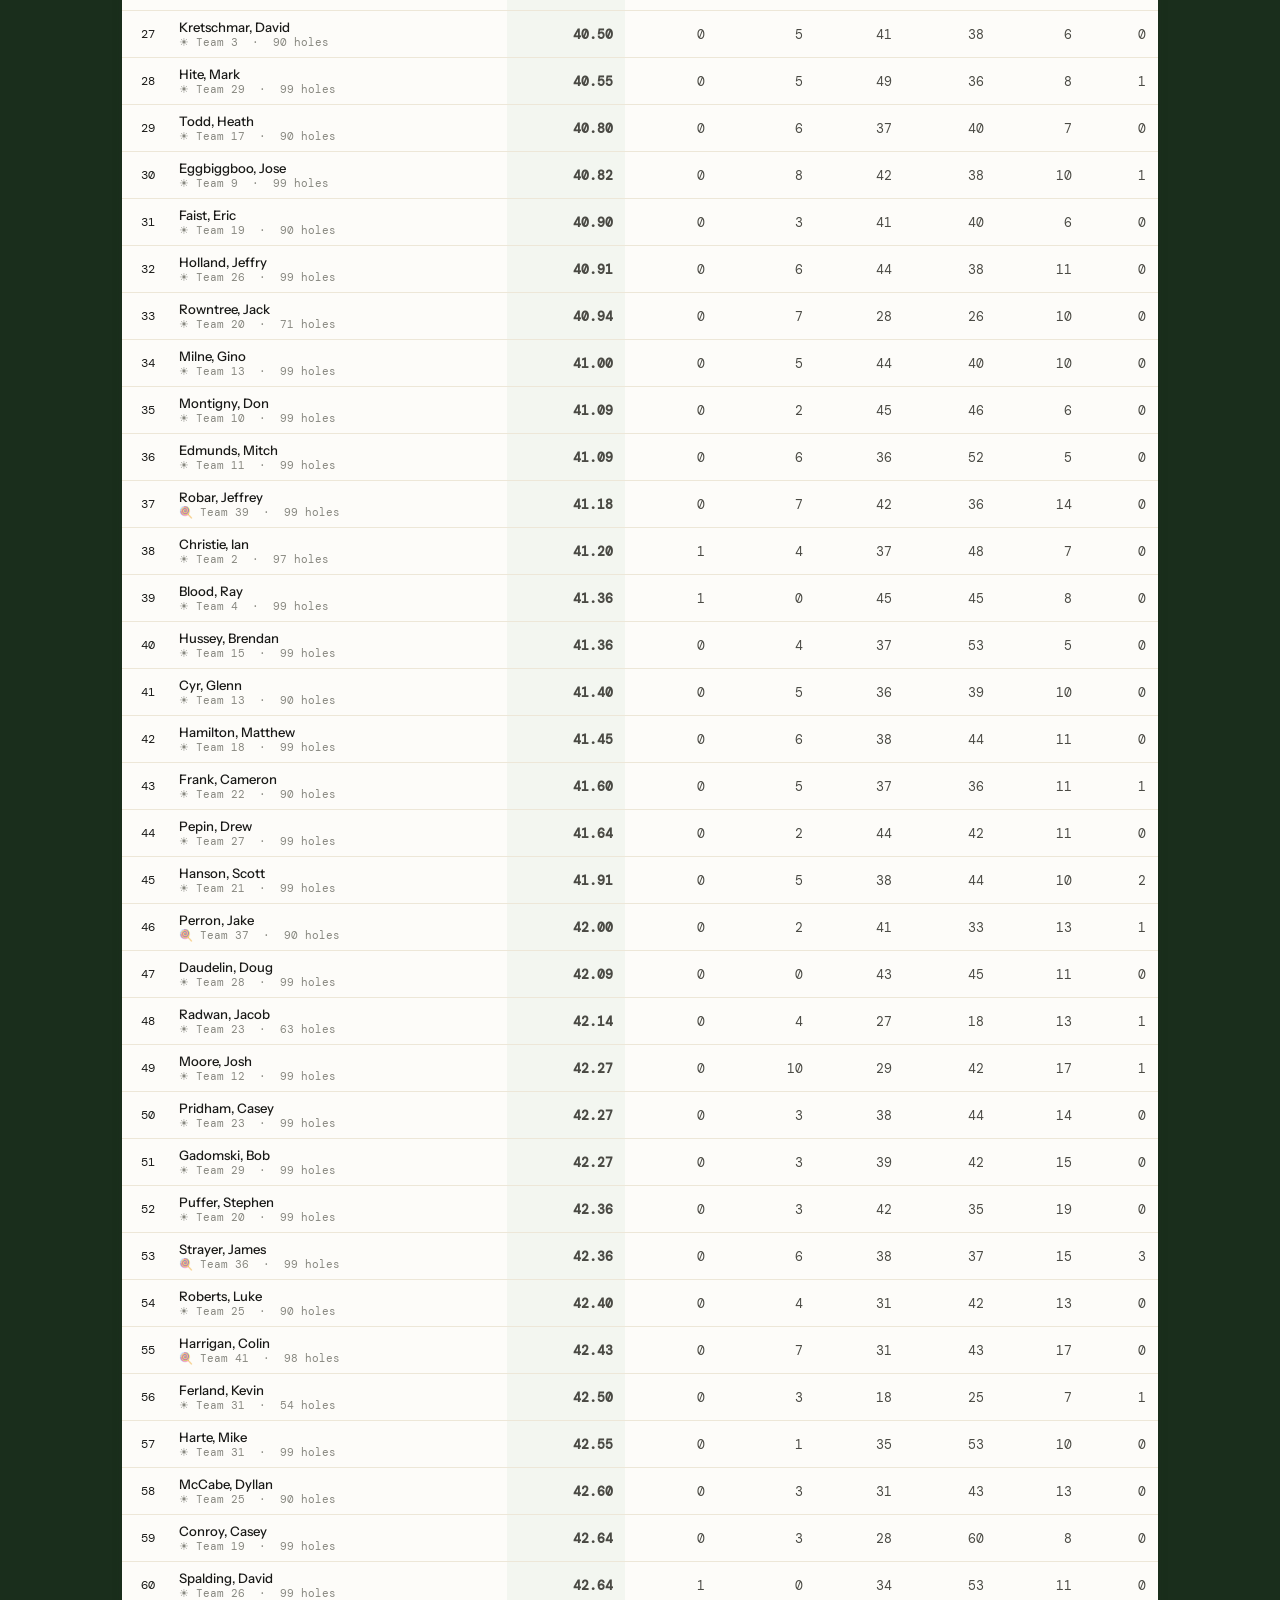
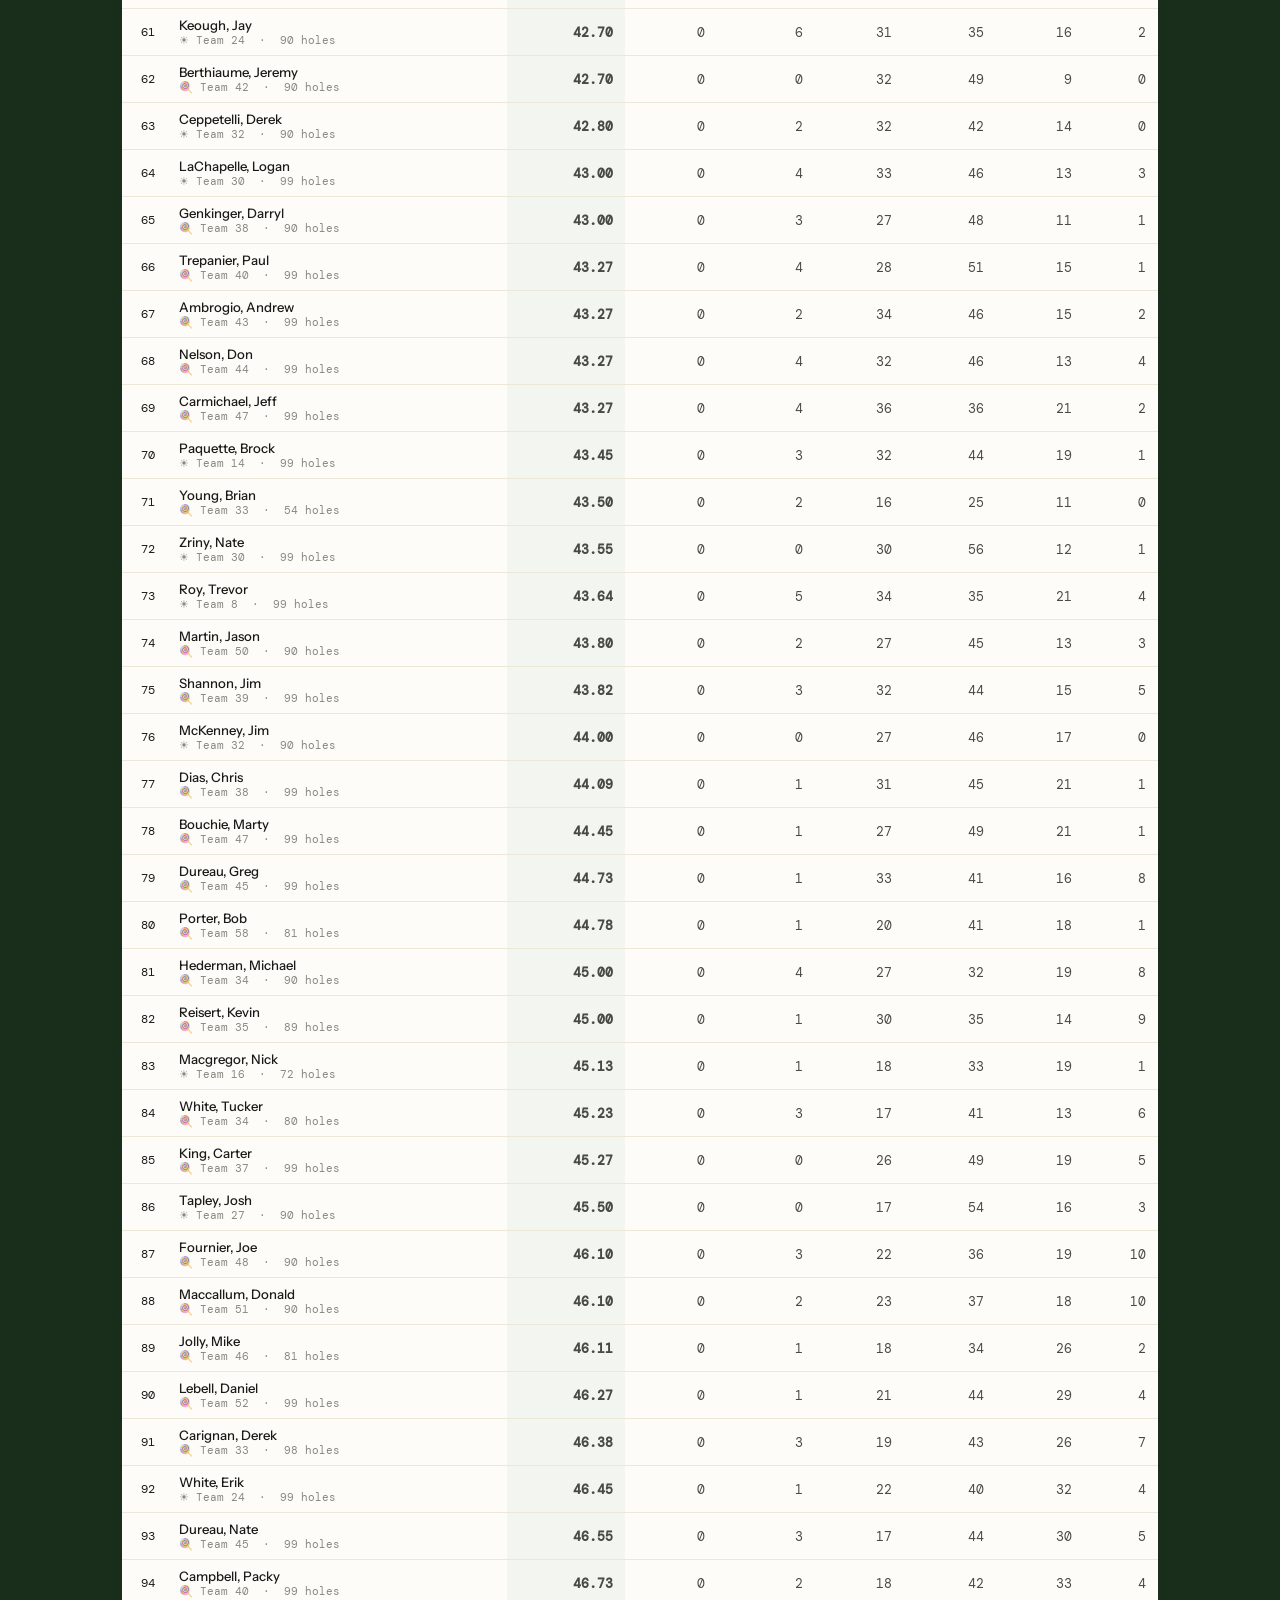
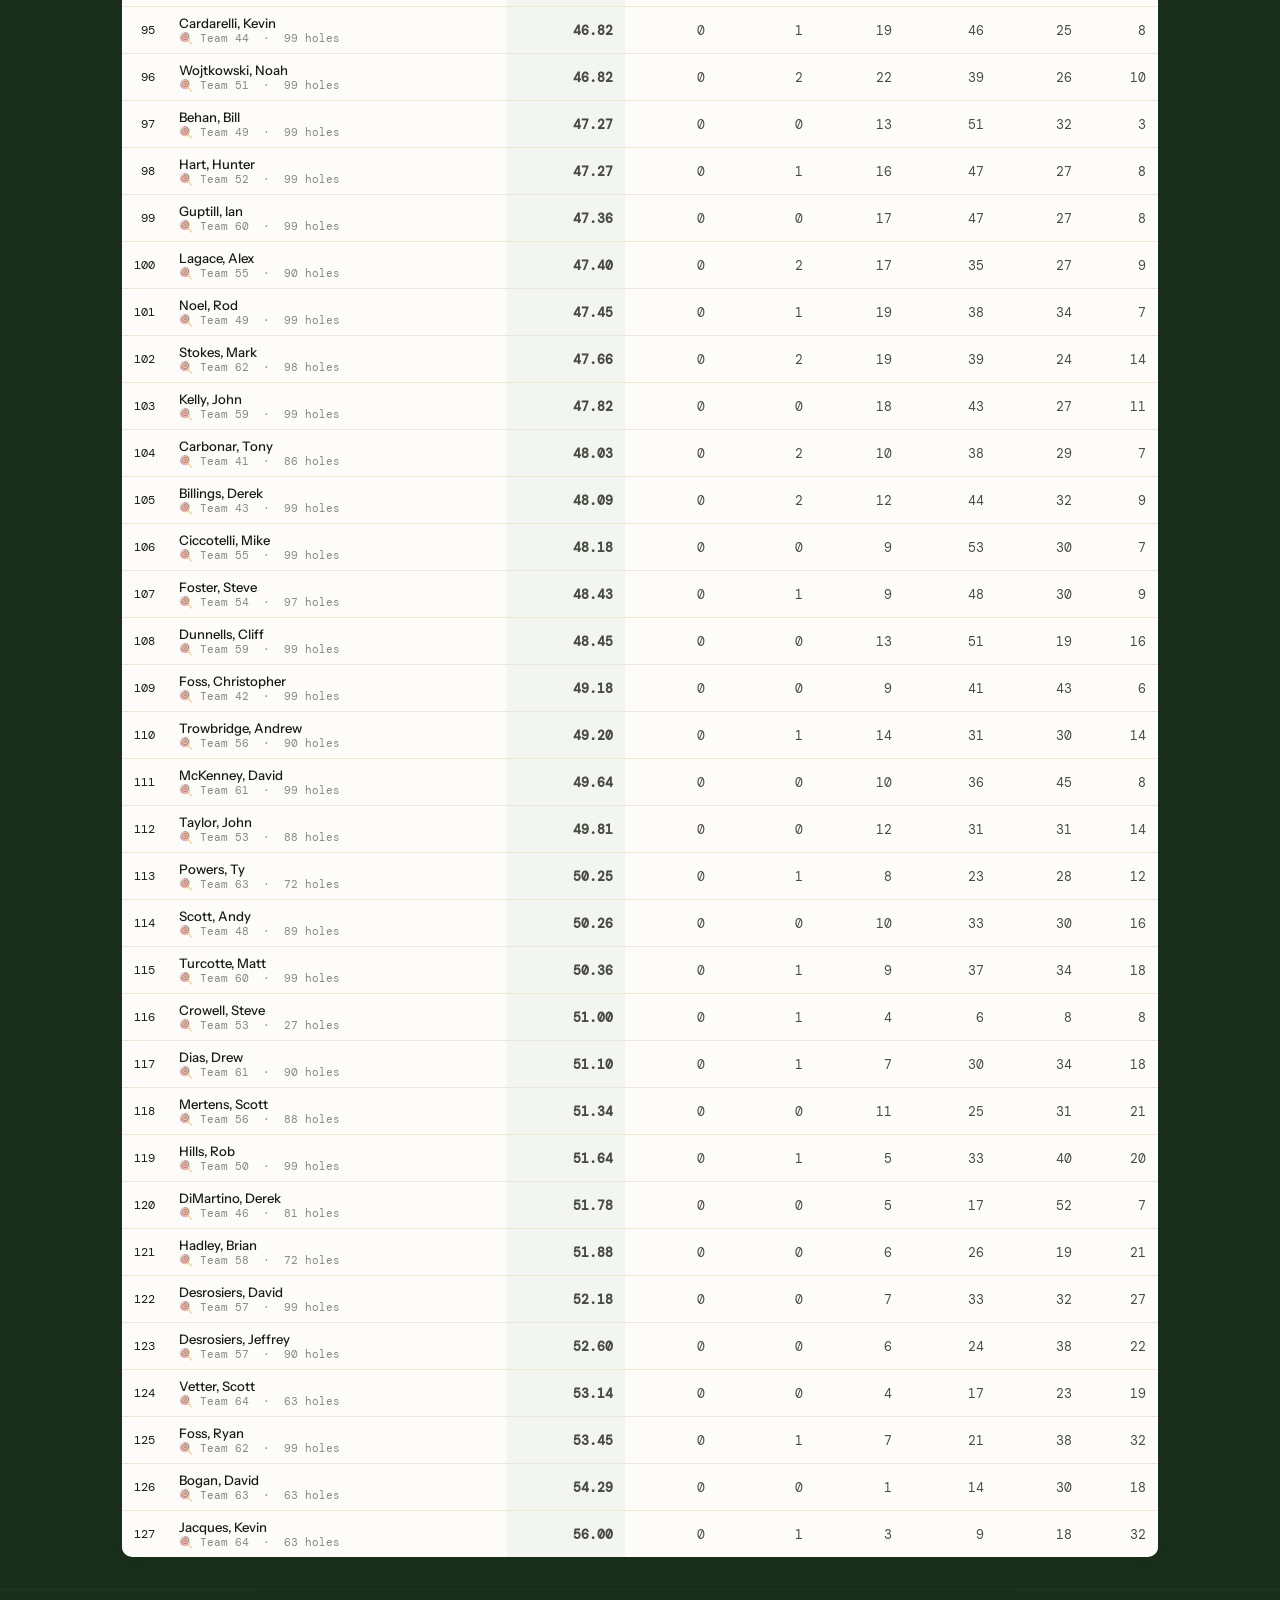
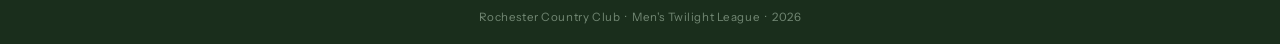
<file: stats.html>
<!DOCTYPE html>
<html lang="en">
<head>
  <meta charset="UTF-8">
  <meta name="viewport" content="width=device-width, initial-scale=1.0">
  <title>Player Stats — RCC Men's Twilight League 2026</title>
  <link rel="stylesheet" href="css/base.css">
  <link rel="stylesheet" href="css/components.css">
  <link rel="stylesheet" href="css/stats.css">
</head>
<body>

  <div id="site-header"></div>

  <main>
    <div class="stats-controls">
      <div class="field-group">
        <label>Flight</label>
        <div class="flight-filter">
          <button class="ff-btn active-all" data-flight="All">All</button>
          <button class="ff-btn" data-flight="Sunshine">☀ Sunshine</button>
          <button class="ff-btn" data-flight="Lollipops">🍭 Lollipops</button>
        </div>
      </div>
    </div>

    <div class="stats-panel" id="statsPanel">
      <div class="empty-state">
        <div class="big-icon">⛳</div>
        <p>Loading stats…</p>
      </div>
    </div>
  </main>

  <div id="site-footer"></div>

  <script src="js/common.js"></script>
  <script src="js/stats.js"></script>
</body>
</html>
</file>
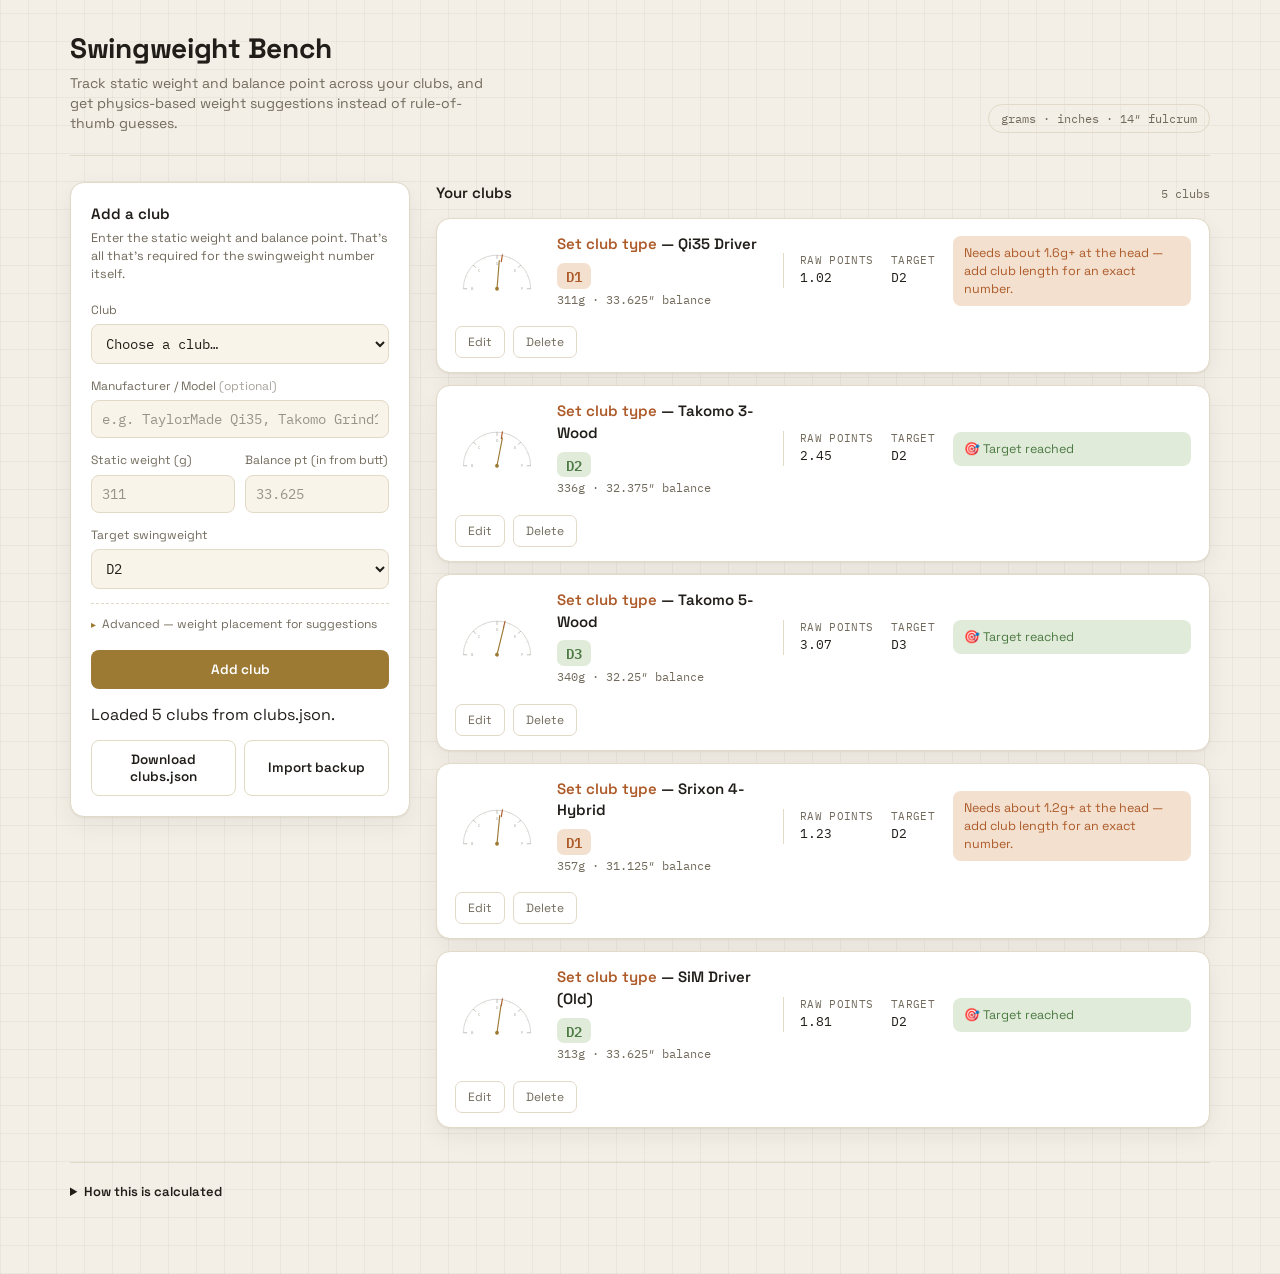
<file: swingweight-bench.html>
<!DOCTYPE html>
<html lang="en">
<head>
<meta charset="UTF-8">
<meta name="viewport" content="width=device-width, initial-scale=1.0">
<title>Swingweight Bench</title>
<link rel="preconnect" href="https://fonts.googleapis.com">
<link rel="preconnect" href="https://fonts.gstatic.com" crossorigin>
<link href="https://fonts.googleapis.com/css2?family=Space+Grotesk:wght@400;500;600;700&family=IBM+Plex+Mono:wght@400;500;600&display=swap" rel="stylesheet">
<style>
  :root{
    --bg:#F3EFE6;
    --panel:#FFFFFF;
    --panel-2:#F8F4EA;
    --ink:#211E1A;
    --ink-dim:#726A5C;
    --brass:#9C7A34;
    --brass-ink:#FFFFFF;
    --brass-soft:#EADFC3;
    --good:#4C7A43;
    --good-soft:#E1EBDA;
    --warn:#AD5A29;
    --warn-soft:#F3E0CF;
    --rule:#E2D9C6;
    --grid-line: rgba(33,30,26,0.045);
    --shadow: 0 1px 2px rgba(33,30,26,0.06), 0 8px 24px rgba(33,30,26,0.06);
    --radius: 14px;
    --sans: 'Space Grotesk', system-ui, sans-serif;
    --mono: 'IBM Plex Mono', 'SFMono-Regular', Consolas, monospace;
  }
  @media (prefers-color-scheme: dark){
    :root:not([data-theme="light"]){
      --bg:#1A1917;
      --panel:#242220;
      --panel-2:#2B2926;
      --ink:#ECE6D9;
      --ink-dim:#A79C89;
      --brass:#CBA35D;
      --brass-ink:#211E1A;
      --brass-soft:#3A3324;
      --good:#8FB27E;
      --good-soft:#293323;
      --warn:#DE9760;
      --warn-soft:#3A2A1E;
      --rule:#3B372F;
      --grid-line: rgba(236,230,217,0.05);
      --shadow: 0 1px 2px rgba(0,0,0,0.3), 0 8px 24px rgba(0,0,0,0.35);
    }
  }
  :root[data-theme="dark"]{
    --bg:#1A1917;
    --panel:#242220;
    --panel-2:#2B2926;
    --ink:#ECE6D9;
    --ink-dim:#A79C89;
    --brass:#CBA35D;
    --brass-ink:#211E1A;
    --brass-soft:#3A3324;
    --good:#8FB27E;
    --good-soft:#293323;
    --warn:#DE9760;
    --warn-soft:#3A2A1E;
    --rule:#3B372F;
    --grid-line: rgba(236,230,217,0.05);
    --shadow: 0 1px 2px rgba(0,0,0,0.3), 0 8px 24px rgba(0,0,0,0.35);
  }

  *{box-sizing:border-box;}
  html,body{margin:0;padding:0;}
  body{
    background-color:var(--bg);
    background-image:
      repeating-linear-gradient(0deg, var(--grid-line) 0 1px, transparent 1px 28px),
      repeating-linear-gradient(90deg, var(--grid-line) 0 1px, transparent 1px 28px);
    color:var(--ink);
    font-family:var(--sans);
    line-height:1.45;
    min-height:100vh;
  }
  @media (prefers-reduced-motion: reduce){
    *{animation-duration:0.01ms !important; transition-duration:0.01ms !important;}
  }

  a{color:inherit;}
  button{font-family:inherit;}
  :focus-visible{outline:2px solid var(--brass); outline-offset:2px; border-radius:4px;}

  .wrap{max-width:1180px; margin:0 auto; padding:28px 20px 64px;}

  header.top{
    display:flex; align-items:flex-end; justify-content:space-between; gap:20px;
    padding-bottom:22px; margin-bottom:26px; border-bottom:1px solid var(--rule);
    flex-wrap:wrap;
  }
  header.top .mark{
    display:flex; align-items:baseline; gap:12px;
  }
  header.top h1{
    font-size:28px; font-weight:700; margin:0; letter-spacing:-0.01em;
  }
  header.top .tagline{
    color:var(--ink-dim); font-size:14px; max-width:420px; margin-top:4px;
  }
  header.top .unit-badge{
    font-family:var(--mono); font-size:12px; color:var(--ink-dim);
    border:1px solid var(--rule); border-radius:999px; padding:5px 12px;
    white-space:nowrap;
  }

  .layout{
    display:grid; grid-template-columns: 340px 1fr; gap:26px; align-items:start;
  }
  @media (max-width: 860px){
    .layout{grid-template-columns: 1fr;}
  }

  .panel{
    background:var(--panel);
    border:1px solid var(--rule);
    border-radius:var(--radius);
    box-shadow:var(--shadow);
  }

  /* ---- Form ---- */
  form#club-form{padding:20px;}
  form#club-form h2{
    font-size:15px; margin:0 0 4px; font-weight:600;
  }
  form#club-form .sub{
    color:var(--ink-dim); font-size:12.5px; margin:0 0 18px;
  }
  .field{margin-bottom:14px;}
  .field label{
    display:block; font-size:12px; color:var(--ink-dim); margin-bottom:5px;
  }
  .field .row2{display:grid; grid-template-columns:1fr 1fr; gap:10px;}
  input[type="text"], input[type="number"], select{
    width:100%; padding:9px 10px; border-radius:8px; border:1px solid var(--rule);
    background:var(--panel-2); color:var(--ink); font-family:var(--mono); font-size:14px;
  }
  input::placeholder{color:var(--ink-dim); opacity:0.7;}
  .field .hint{font-size:11px; color:var(--ink-dim); margin-top:4px;}
  .field .error{font-size:11.5px; color:var(--warn); margin-top:4px; display:none;}
  .field.has-error input{border-color:var(--warn);}
  .field.has-error .error{display:block;}

  details.adv{margin:6px 0 16px; border-top:1px dashed var(--rule); padding-top:12px;}
  details.adv summary{
    cursor:pointer; font-size:12px; color:var(--ink-dim); list-style:none;
    display:flex; align-items:center; gap:6px; user-select:none;
  }
  details.adv summary::-webkit-details-marker{display:none;}
  details.adv summary:before{content:"▸"; font-size:10px; color:var(--brass);}
  details.adv[open] summary:before{content:"▾";}
  details.adv .field{margin-top:12px;}

  .btn{
    display:inline-flex; align-items:center; justify-content:center; gap:6px;
    padding:10px 16px; border-radius:8px; border:1px solid transparent;
    font-family:var(--sans); font-weight:600; font-size:13.5px; cursor:pointer;
  }
  .btn-primary{background:var(--brass); color:var(--brass-ink); width:100%;}
  .btn-primary:hover{filter:brightness(1.06);}
  .btn-ghost{background:transparent; border-color:var(--rule); color:var(--ink); width:100%; margin-top:8px;}
  .btn-ghost:hover{background:var(--panel-2);}

  /* ---- Club grid ---- */
  .grid-head{display:flex; align-items:center; justify-content:space-between; margin-bottom:14px;}
  .grid-head h2{font-size:15px; margin:0; font-weight:600;}
  .grid-head .count{font-family:var(--mono); font-size:12px; color:var(--ink-dim);}

  .empty{
    padding:48px 24px; text-align:center; color:var(--ink-dim); font-size:14px;
  }
  .empty strong{display:block; color:var(--ink); font-size:16px; margin-bottom:6px; font-weight:600;}

  .cards{display:grid; grid-template-columns:1fr; gap:12px;}

  .card{
    padding:14px 18px; position:relative; display:flex; align-items:center; gap:18px; flex-wrap:wrap;
  }
  .card .gauge-wrap{flex:0 0 84px; width:84px;}
  .card .gauge-wrap svg{max-width:84px;}
  .card .info{flex:1 1 170px; min-width:150px;}
  .card .head{display:flex; align-items:center; gap:8px; flex-wrap:wrap;}
  .card .name{font-weight:600; font-size:15px;}
  .card .meta{font-family:var(--mono); font-size:11.5px; color:var(--ink-dim); margin-top:3px;}
  .grade-badge{
    font-family:var(--mono); font-weight:600; font-size:13.5px;
    padding:3px 9px; border-radius:7px; white-space:nowrap;
  }
  .grade-badge.good{background:var(--good-soft); color:var(--good);}
  .grade-badge.warn{background:var(--warn-soft); color:var(--warn);}

  .gauge-wrap{display:flex; justify-content:center;}
  .needle{transition:transform 0.5s cubic-bezier(.22,1,.36,1);}

  .readout{
    display:flex; gap:18px; flex:0 0 auto;
    font-family:var(--mono); font-size:12px;
    border-left:1px solid var(--rule); padding-left:16px;
  }
  .readout div span{display:block;}
  .readout .k{color:var(--ink-dim); font-size:10.5px; text-transform:uppercase; letter-spacing:.03em;}
  .readout .v{font-size:13px; margin-top:1px; white-space:nowrap;}

  .status-line{
    font-size:12.5px; padding:8px 11px; border-radius:8px; display:flex; align-items:center; gap:8px;
    flex:1 1 200px; min-width:160px;
  }
  .status-line.good{background:var(--good-soft); color:var(--good);}
  .status-line.warn{background:var(--warn-soft); color:var(--warn);}
  .status-line.na{background:var(--panel-2); color:var(--ink-dim);}

  .card-actions{display:flex; gap:8px; flex:0 0 auto;}
  .icon-btn{
    padding:7px 12px; border-radius:7px; border:1px solid var(--rule);
    background:transparent; color:var(--ink-dim); font-size:12px; cursor:pointer; white-space:nowrap;
  }
  .icon-btn:hover{background:var(--panel-2); color:var(--ink);}
  .icon-btn.danger.confirming{background:var(--warn-soft); color:var(--warn); border-color:transparent;}

  @media (max-width: 700px){
    .card{flex-direction:column; align-items:stretch; gap:12px;}
    .card .gauge-wrap{width:100%; flex:none;}
    .card .gauge-wrap svg{max-width:180px; margin:0 auto; display:block;}
    .readout{border-left:none; border-top:1px solid var(--rule); padding-left:0; padding-top:10px;}
    .card-actions{width:100%;}
    .card-actions .icon-btn{flex:1;}
  }

  footer.notes{
    margin-top:34px; border-top:1px solid var(--rule); padding-top:20px;
    font-size:12.5px; color:var(--ink-dim);
  }
  footer.notes summary{cursor:pointer; color:var(--ink); font-weight:600; font-size:13px; margin-bottom:8px;}
  footer.notes .grid{
    display:grid; grid-template-columns:repeat(auto-fit,minmax(220px,1fr)); gap:16px; margin-top:12px;
  }
  footer.notes .grid div{background:var(--panel); border:1px solid var(--rule); border-radius:10px; padding:12px 14px;}
  footer.notes code{font-family:var(--mono); background:var(--panel-2); padding:1px 5px; border-radius:4px;}
</style>
</head>
<body>
<div class="wrap">

  <header class="top">
    <div class="mark">
      <div>
        <h1>Swingweight Bench</h1>
        <div class="tagline">Track static weight and balance point across your clubs, and get physics-based weight suggestions instead of rule-of-thumb guesses.</div>
      </div>
    </div>
    <div class="unit-badge">grams · inches · 14&Prime; fulcrum</div>
  </header>

  <div class="layout">

    <div class="panel">
      <form id="club-form">
        <h2 id="form-title">Add a club</h2>
        <p class="sub">Enter the static weight and balance point. That's all that's required for the swingweight number itself.</p>

        <div class="field" id="f-name">
          <label for="clubType">Club</label>
          <select id="clubType"></select>
          <div class="error">Pick which club this is.</div>
        </div>

        <div class="field">
          <label for="name">Manufacturer / Model <span style="opacity:.6;">(optional)</span></label>
          <input type="text" id="name" placeholder="e.g. TaylorMade Qi35, Takomo Grind1" autocomplete="off">
        </div>

        <div class="field">
          <div class="row2">
            <div>
              <label for="weight">Static weight (g)</label>
              <input type="number" id="weight" inputmode="decimal" step="any" placeholder="311">
            </div>
            <div>
              <label for="balance">Balance pt (in from butt)</label>
              <input type="number" id="balance" inputmode="decimal" step="any" placeholder="33.625">
            </div>
          </div>
          <div class="error" id="e-weightbalance">Enter a weight and a balance point greater than 14&Prime;.</div>
        </div>

        <div class="field" id="f-target">
          <label for="target">Target swingweight</label>
          <select id="target"></select>
        </div>

        <details class="adv">
          <summary>Advanced &mdash; weight placement for suggestions</summary>
          <div class="field">
            <label for="length">Club length (in from butt to tip)</label>
            <input type="number" id="length" inputmode="decimal" step="any" placeholder="e.g. 45.5">
            <div class="hint">Used to estimate the head's lever arm. Leave blank and head suggestions won't show.</div>
          </div>
          <div class="field">
            <label for="butt">Grip/butt weight location (in from butt)</label>
            <input type="number" id="butt" inputmode="decimal" step="any" placeholder="2">
            <div class="hint">Default 2&Prime; &mdash; typical spot for tape under the grip.</div>
          </div>
        </details>

        <button type="submit" class="btn btn-primary" id="submit-btn">Add club</button>
        <button type="button" class="btn btn-ghost" id="cancel-edit" style="display:none;">Cancel edit</button>
      </form>
      <div style="padding:0 20px 20px; display:flex; gap:8px;">
        <button type="button" class="btn btn-ghost" id="export-btn" style="margin-top:0;">Download clubs.json</button>
        <button type="button" class="btn btn-ghost" id="import-btn" style="margin-top:0;">Import backup</button>
        <input type="file" id="import-file" accept="application/json" style="display:none;">
      </div>
    </div>

    <div>
      <div class="grid-head">
        <h2>Your clubs</h2>
        <span class="count" id="club-count"></span>
      </div>
      <div id="grid-target"></div>
    </div>

  </div>

  <footer class="notes">
    <details>
      <summary>How this is calculated</summary>
      <p>Swingweight here is computed the classic way club builders do it by hand: it's a moment (torque) about a fixed <strong>14-inch fulcrum</strong> from the butt end.</p>
      <div class="grid">
        <div>
          <strong style="color:var(--ink); display:block; margin-bottom:4px;">Raw points</strong>
          <code>(weight × (balance − 14) − 6052.6) ÷ 49.61</code>
          <p style="margin:8px 0 0;">This is the actual Lorythmic scale definition used industry-wide: C0 = 196 inch-ounces of moment about the 14&Prime; fulcrum, and each point equals 1.75 inch-ounces (so D0 = 213.5 inch-ounces). Converted to grams, that's the constants above.</p>
        </div>
        <div>
          <strong style="color:var(--ink); display:block; margin-bottom:4px;">Head suggestion</strong>
          <p style="margin:0;">Assumes added mass sits at the club length you enter. A shorter lever arm than the true head CG will slightly understate the grams needed &mdash; treat it as a strong starting point, not a guarantee.</p>
        </div>
        <div>
          <strong style="color:var(--ink); display:block; margin-bottom:4px;">Butt suggestion</strong>
          <p style="margin:0;">Assumes added mass sits 2&Prime; from the butt (typical for tape under a grip), or your custom location if set.</p>
        </div>
        <div>
          <strong style="color:var(--ink); display:block; margin-bottom:4px;">What this doesn't capture</strong>
          <p style="margin:0;">Swingweight is one number describing balance &mdash; it doesn't capture total moment of inertia or shaft loading. Two clubs can match on swingweight and still feel different if mass is distributed differently.</p>
        </div>
      </div>
    </details>
  </footer>

</div>

<script>
(function(){
  "use strict";

  var FULCRUM = 14;
  var OFFSET = 6052.62;
  var DIVISOR = 49.6117;
  var STORE_KEY = "swingweightBench.clubs.v1";

  var els = {
    form: document.getElementById('club-form'),
    formTitle: document.getElementById('form-title'),
    submitBtn: document.getElementById('submit-btn'),
    cancelBtn: document.getElementById('cancel-edit'),
    clubType: document.getElementById('clubType'),
    name: document.getElementById('name'),
    weight: document.getElementById('weight'),
    balance: document.getElementById('balance'),
    target: document.getElementById('target'),
    length: document.getElementById('length'),
    butt: document.getElementById('butt'),
    fName: document.getElementById('f-name'),
    fWB: document.getElementById('e-weightbalance').closest('.field'),
    gridTarget: document.getElementById('grid-target'),
    clubCount: document.getElementById('club-count')
  };

  (function populateClubTypeOptions(){
    var groups = [
      { label:'Woods', items:['D','3W','5W','7W','9W'] },
      { label:'Hybrids', items:['2H','3H','4H','5H','6H'] },
      { label:'Irons', items:['2I','3I','4I','5I','6I','7I','8I','9I'] },
      { label:'Wedges', items:['P','S','50','52','54','56','58','60'] }
    ];
    var html = '<option value="">Choose a club&hellip;</option>';
    groups.forEach(function(group){
      html += '<optgroup label="'+group.label+'">';
      group.items.forEach(function(item){
        html += '<option value="'+item+'">'+item+'</option>';
      });
      html += '</optgroup>';
    });
    els.clubType.innerHTML = html;
  })();

  (function populateTargetOptions(){
    var html = '<option value="">No target</option>';
    var letters = ['A','B','C','D','E','F','G'];
    letters.forEach(function(letter){
      html += '<optgroup label="'+letter+'">';
      for(var n=0; n<=9; n++){
        var grade = letter+n;
        var selected = (grade === 'D2') ? ' selected' : '';
        html += '<option value="'+grade+'"'+selected+'>'+grade+'</option>';
      }
      html += '</optgroup>';
    });
    els.target.innerHTML = html;
  })();

  var editingId = null;

  // ---------- storage ----------
  function loadClubs(){
    try{
      var raw = window.localStorage.getItem(STORE_KEY);
      if(!raw) return [];
      var parsed = JSON.parse(raw);
      return Array.isArray(parsed) ? parsed.map(normalizeClub) : [];
    }catch(e){
      console.error('Swingweight Bench: could not read saved clubs', e);
      return [];
    }
  }
  function saveClubs(clubs){
    try{
      window.localStorage.setItem(STORE_KEY, JSON.stringify(clubs));
    }catch(e){
      console.error('Swingweight Bench: could not save clubs', e);
    }
  }

  var clubs = loadClubs();

  function ensureId(c){
    return Object.assign({}, c, {
      id: c.id || (Date.now().toString(36) + Math.random().toString(36).slice(2,7))
    });
  }

  function normalizeClub(c){
    // Backfills any fields missing from older data (e.g. a clubs.json saved
    // before a new field existed) without touching fields it doesn't recognize.
    var defaults = { clubType:'', name:null, target:null, length:null, butt:null };
    var merged = Object.assign({}, defaults, c || {});
    merged.id = merged.id || (Date.now().toString(36) + Math.random().toString(36).slice(2,7));
    merged.weight = (typeof merged.weight === 'number' && !isNaN(merged.weight)) ? merged.weight : (parseFloat(merged.weight) || 0);
    merged.balance = (typeof merged.balance === 'number' && !isNaN(merged.balance)) ? merged.balance : (parseFloat(merged.balance) || 0);
    if(merged.length !== null && merged.length !== ''){ merged.length = parseFloat(merged.length); if(isNaN(merged.length)) merged.length = null; }
    if(merged.butt !== null && merged.butt !== ''){ merged.butt = parseFloat(merged.butt); if(isNaN(merged.butt)) merged.butt = null; }
    if(!merged.clubType) merged.clubType = '';
    return merged;
  }

  var dataSourceNote = document.createElement('div');
  dataSourceNote.className = 'hint';
  dataSourceNote.style.cssText = 'padding:0 20px 14px; margin-top:-6px;';

  function showNote(msg){
    dataSourceNote.textContent = msg;
    var formPanel = els.form.closest('.panel');
    formPanel.insertBefore(dataSourceNote, formPanel.querySelector('div[style*="display:flex; gap:8px"]'));
  }

  if(clubs.length === 0){
    fetch('./clubs.json', {cache:'no-store'})
      .then(function(r){ if(!r.ok) throw new Error('clubs.json not found ('+r.status+')'); return r.json(); })
      .then(function(data){
        if(Array.isArray(data) && data.length){
          clubs = data.map(normalizeClub);
          saveClubs(clubs);
          render();
          showNote('Loaded '+clubs.length+' club'+(clubs.length===1?'':'s')+' from clubs.json.');
        }
      })
      .catch(function(e){
        console.warn('Swingweight Bench: could not load clubs.json', e.message);
        showNote('Starting empty \u2014 clubs.json wasn\u2019t reachable. This is expected if you opened this file directly; it works once hosted (e.g. GitHub Pages).');
      });
  }

  // ---------- math ----------
  function rawPoints(weightG, balanceIn){
    return (weightG * (balanceIn - FULCRUM) - OFFSET) / DIVISOR;
  }

  function pointsToGrade(points){
    var totalIndex = Math.round(points) + 30; // D0 sits at index 30
    var clampedLow = false, clampedHigh = false;
    if(totalIndex < 0){ totalIndex = 0; clampedLow = true; }
    if(totalIndex > 69){ totalIndex = 69; clampedHigh = true; }
    var letterIndex = Math.floor(totalIndex/10);
    var num = totalIndex - letterIndex*10;
    var letter = String.fromCharCode(65+letterIndex);
    return { letter: letter, num: num, label: letter+num, clampedLow: clampedLow, clampedHigh: clampedHigh };
  }

  function gradeToPoints(str){
    if(!str) return null;
    var m = /^\s*([A-Ga-g])\s*-?\s*([0-9])\s*$/.exec(str);
    if(!m) return null;
    var letterIndex = m[1].toUpperCase().charCodeAt(0) - 65;
    var num = parseInt(m[2],10);
    var totalIndex = letterIndex*10 + num;
    return totalIndex - 30;
  }

  // ---------- gauge ----------
  function valueToAngle(v, min, max){
    var clamped = Math.max(min, Math.min(max, v));
    return -90 + (clamped-min)/(max-min) * 180;
  }
  function polar(cx, cy, r, angleDeg){
    var a = (angleDeg-90) * Math.PI/180;
    return { x: cx + r*Math.cos(a), y: cy + r*Math.sin(a) };
  }

  function buildGauge(current, target){
    var min=-20, max=20, cx=110, cy=112, r=88;
    var p1 = polar(cx,cy,r,-90), p2 = polar(cx,cy,r,90);
    var arcPath = 'M '+p1.x.toFixed(1)+' '+p1.y.toFixed(1)+' A '+r+' '+r+' 0 0 1 '+p2.x.toFixed(1)+' '+p2.y.toFixed(1);

    var ticks='';
    var letterPts=[-20,-10,0,10,20];
    var letterNames=['B','C','D','E','F'];
    for(var i=-20;i<=20;i+=5){
      var major = letterPts.indexOf(i) !== -1;
      var rOuter = r, rInner = major ? r-10 : r-6;
      var a = valueToAngle(i,min,max);
      var o = polar(cx,cy,rOuter,a), inn = polar(cx,cy,rInner,a);
      ticks += '<line x1="'+o.x.toFixed(1)+'" y1="'+o.y.toFixed(1)+'" x2="'+inn.x.toFixed(1)+'" y2="'+inn.y.toFixed(1)+'" stroke="currentColor" stroke-width="'+(major?2:1)+'" opacity="'+(major?0.55:0.28)+'"/>';
      if(major){
        var lp = polar(cx,cy,r-22,a);
        ticks += '<text x="'+lp.x.toFixed(1)+'" y="'+(lp.y+4).toFixed(1)+'" text-anchor="middle" font-size="11" font-family="IBM Plex Mono, monospace" fill="currentColor" opacity="0.6">'+letterNames[letterPts.indexOf(i)]+'</text>';
      }
    }

    var targetMark='';
    if(target !== null){
      var ta = valueToAngle(target,min,max);
      var to = polar(cx,cy,r+2,ta), ti = polar(cx,cy,r-16,ta);
      targetMark = '<line x1="'+to.x.toFixed(1)+'" y1="'+to.y.toFixed(1)+'" x2="'+ti.x.toFixed(1)+'" y2="'+ti.y.toFixed(1)+'" stroke="var(--warn)" stroke-width="3" stroke-linecap="round"/>';
    }

    var needleAngle = valueToAngle(current,min,max);

    var svg = ''+
      '<svg viewBox="0 0 220 132" role="img" aria-label="Swingweight gauge">'+
        '<path d="'+arcPath+'" fill="none" stroke="currentColor" stroke-width="2" opacity="0.35"/>'+
        ticks+
        targetMark+
        '<g class="needle" style="transform-origin:'+cx+'px '+cy+'px; transform:rotate('+needleAngle.toFixed(1)+'deg);">'+
          '<line x1="'+cx+'" y1="'+cy+'" x2="'+cx+'" y2="'+(cy-r+14)+'" stroke="var(--brass)" stroke-width="3" stroke-linecap="round"/>'+
          '<circle cx="'+cx+'" cy="'+cy+'" r="5" fill="var(--brass)"/>'+
        '</g>'+
      '</svg>';
    return svg;
  }

  // ---------- render ----------
  function computeSuggestion(club, raw, roundedPts, targetPts){
    if(targetPts === null){
      return { kind:'na', text:'No valid target set.' };
    }
    if(roundedPts === targetPts){
      return { kind:'good', text:'\uD83C\uDFAF Target reached' };
    }
    var needed = targetPts - raw; // positive: need to raise swingweight
    if(needed > 0){
      if(!club.length){
        return { kind:'warn', text:'Needs about '+ (needed*DIVISOR/31).toFixed(1) +'g+ at the head \u2014 add club length for an exact number.' , approx:true};
      }
      var headLoc = club.length;
      if(headLoc <= FULCRUM){
        return { kind:'na', text:'Club length must be greater than 14\u2033 to estimate head placement.' };
      }
      var grams = needed * DIVISOR / (headLoc - FULCRUM);
      return { kind:'warn', text:'Add '+grams.toFixed(1)+'g to the head' };
    } else {
      var buttLoc = (club.butt !== null && club.butt !== undefined && club.butt !== '') ? club.butt : 2;
      if(buttLoc >= FULCRUM){
        return { kind:'na', text:'Butt location must be less than 14\u2033.' };
      }
      var gramsB = (-needed) * DIVISOR / (FULCRUM - buttLoc);
      return { kind:'warn', text:'Add '+gramsB.toFixed(1)+'g under the grip ('+buttLoc+'\u2033 from butt)' };
    }
  }

  function render(){
    els.clubCount.textContent = clubs.length ? (clubs.length + (clubs.length===1 ? ' club' : ' clubs')) : '';

    if(clubs.length === 0){
      els.gridTarget.innerHTML = '<div class="panel empty"><strong>No clubs yet</strong>Add your first club on the left \u2014 name, static weight, and balance point are all you need to start.</div>';
      return;
    }

    var html = '<div class="cards">';
    clubs.forEach(function(club){
      var raw = rawPoints(club.weight, club.balance);
      var g = pointsToGrade(raw);
      var targetPts = gradeToPoints(club.target);
      var roundedPts = Math.round(raw);
      var isGood = targetPts !== null && roundedPts === targetPts;
      var suggestion = computeSuggestion(club, raw, roundedPts, targetPts);
      var typeLabel = club.clubType ? escapeHtml(club.clubType) : '<span style="color:var(--warn);">Set club type</span>';

      html += '<div class="panel card" data-id="'+club.id+'">'+
        '<div class="gauge-wrap" style="color:var(--ink-dim);">'+buildGauge(raw, targetPts)+'</div>'+
        '<div class="info">'+
          '<div class="head"><span class="name">'+typeLabel+(club.name ? ' &mdash; '+escapeHtml(club.name) : '')+'</span>'+
          '<span class="grade-badge '+(isGood?'good':'warn')+'">'+g.label+'</span></div>'+
          '<div class="meta">'+club.weight+'g &middot; '+club.balance+'&Prime; balance</div>'+
        '</div>'+
        '<div class="readout">'+
          '<div><span class="k">Raw points</span><span class="v">'+raw.toFixed(2)+'</span></div>'+
          '<div><span class="k">Target</span><span class="v">'+(club.target ? club.target.toUpperCase() : '&mdash;')+'</span></div>'+
        '</div>'+
        '<div class="status-line '+suggestion.kind+'">'+suggestion.text+'</div>'+
        '<div class="card-actions">'+
          '<button class="icon-btn edit-btn" type="button">Edit</button>'+
          '<button class="icon-btn danger delete-btn" type="button">Delete</button>'+
        '</div>'+
      '</div>';
    });
    html += '</div>';
    els.gridTarget.innerHTML = html;

    els.gridTarget.querySelectorAll('.edit-btn').forEach(function(btn){
      btn.addEventListener('click', function(){
        var id = btn.closest('.card').dataset.id;
        startEdit(id);
      });
    });
    els.gridTarget.querySelectorAll('.delete-btn').forEach(function(btn){
      btn.addEventListener('click', function(){
        if(!btn.classList.contains('confirming')){
          btn.classList.add('confirming');
          btn.textContent = 'Sure?';
          btn._t = setTimeout(function(){
            btn.classList.remove('confirming');
            btn.textContent = 'Delete';
          }, 2800);
          return;
        }
        clearTimeout(btn._t);
        var id = btn.closest('.card').dataset.id;
        clubs = clubs.filter(function(c){ return c.id !== id; });
        saveClubs(clubs);
        if(editingId === id) resetForm();
        render();
      });
    });
  }

  function escapeHtml(s){
    return String(s).replace(/[&<>"']/g, function(c){
      return {'&':'&amp;','<':'&lt;','>':'&gt;','"':'&quot;',"'":'&#39;'}[c];
    });
  }

  // ---------- form ----------
  function startEdit(id){
    var club = clubs.find(function(c){ return c.id === id; });
    if(!club) return;
    editingId = id;
    els.formTitle.textContent = 'Edit club';
    els.submitBtn.textContent = 'Save changes';
    els.cancelBtn.style.display = 'block';
    els.clubType.value = club.clubType || '';
    els.name.value = club.name || '';
    els.weight.value = club.weight;
    els.balance.value = club.balance;
    els.target.value = club.target;
    els.length.value = club.length || '';
    els.butt.value = (club.butt!==null && club.butt!==undefined) ? club.butt : '';
    window.scrollTo({top:0, behavior:'smooth'});
  }

  function resetForm(){
    editingId = null;
    els.form.reset();
    els.formTitle.textContent = 'Add a club';
    els.submitBtn.textContent = 'Add club';
    els.cancelBtn.style.display = 'none';
    clearErrors();
  }

  function clearErrors(){
    [els.fName, els.fWB].forEach(function(f){ f.classList.remove('has-error'); });
  }

  els.cancelBtn.addEventListener('click', resetForm);

  els.form.addEventListener('submit', function(ev){
    ev.preventDefault();
    clearErrors();

    var clubType = els.clubType.value;
    var name = els.name.value.trim();
    var weight = parseFloat(els.weight.value);
    var balance = parseFloat(els.balance.value);
    var target = els.target.value;
    var length = els.length.value !== '' ? parseFloat(els.length.value) : null;
    var butt = els.butt.value !== '' ? parseFloat(els.butt.value) : null;

    var ok = true;
    if(!clubType){ els.fName.classList.add('has-error'); ok = false; }
    if(!(weight > 0) || !(balance > FULCRUM)){ els.fWB.classList.add('has-error'); ok = false; }
    if(!ok) return;

    var club = {
      id: editingId || (Date.now().toString(36) + Math.random().toString(36).slice(2,7)),
      clubType: clubType,
      name: name || null,
      weight: weight,
      balance: balance,
      target: target || null,
      length: (length && length > 0) ? length : null,
      butt: (butt !== null && !isNaN(butt)) ? butt : null
    };

    if(editingId){
      clubs = clubs.map(function(c){ return c.id === editingId ? club : c; });
    } else {
      clubs.push(club);
    }
    saveClubs(clubs);
    resetForm();
    render();
  });

  // ---------- export / import ----------
  document.getElementById('export-btn').addEventListener('click', function(){
    try{
      var blob = new Blob([JSON.stringify(clubs, null, 2)], {type:'application/json'});
      var url = URL.createObjectURL(blob);
      var a = document.createElement('a');
      a.href = url;
      a.download = 'clubs.json';
      document.body.appendChild(a);
      a.click();
      document.body.removeChild(a);
      URL.revokeObjectURL(url);
    }catch(e){
      console.error('Swingweight Bench: export failed', e);
      alert('Export failed. Your browser may be blocking downloads from this page.');
    }
  });

  var importFileInput = document.getElementById('import-file');
  document.getElementById('import-btn').addEventListener('click', function(){
    importFileInput.click();
  });
  importFileInput.addEventListener('change', function(ev){
    var file = ev.target.files[0];
    if(!file) return;
    var reader = new FileReader();
    reader.onload = function(e){
      try{
        var data = JSON.parse(e.target.result);
        if(!Array.isArray(data)) throw new Error('not an array');
        var merged = clubs.slice();
        data.forEach(function(incoming){
          if(!incoming || typeof incoming !== 'object') return;
          var withId = normalizeClub(incoming);
          var existingIdx = merged.findIndex(function(c){ return c.id === withId.id; });
          if(existingIdx !== -1){ merged[existingIdx] = withId; } else { merged.push(withId); }
        });
        clubs = merged;
        saveClubs(clubs);
        render();
      }catch(err){
        console.error('Swingweight Bench: import failed', err);
        alert('That file could not be read as a Swingweight Bench backup.');
      }
      importFileInput.value = '';
    };
    reader.readAsText(file);
  });

  render();
})();
</script>
</body>
</html>
</file>
<file: css/base.css>
/* ── FONTS ─────────────────────────────────────────────────────────────────── */
@import url('https://fonts.googleapis.com/css2?family=DM+Serif+Display:ital@0;1&family=DM+Mono:wght@400;500&family=Instrument+Sans:wght@400;500;600&display=swap');

/* ── VARIABLES ──────────────────────────────────────────────────────────────── */
:root {
  /* greens */
  --green-dark:  #1a2e1c;
  --green-mid:   #2d5230;
  --green:       #3a6b3e;
  --green-light: #5a9460;
  --green-pale:  #c8dfc9;

  /* neutrals */
  --cream:       #f5f0e8;
  --cream-dark:  #ede7d8;
  --white:       #fdfcf9;

  /* gold */
  --gold:        #c8963a;
  --gold-light:  #e8c06a;

  /* text */
  --text:        #1a1a18;
  --text-mid:    #4a4a44;
  --text-muted:  #888880;

  /* result colors */
  --win:         #2d6e35;
  --win-bg:      #e8f4e9;
  --loss:        #8b2c2c;
  --loss-bg:     #faeaea;
  --tie:         #5a5a20;
  --tie-bg:      #f5f5dc;

  /* layout */
  --radius:      6px;
  --radius-lg:   10px;
  --shadow:      0 2px 12px rgba(26,46,28,0.10);
  --max-width:   1100px;
}

/* ── RESET ──────────────────────────────────────────────────────────────────── */
*, *::before, *::after {
  box-sizing: border-box;
  margin: 0;
  padding: 0;
}

/* ── BASE ───────────────────────────────────────────────────────────────────── */
body {
  font-family: 'Instrument Sans', sans-serif;
  background: var(--green-dark);
  color: var(--cream);
  min-height: 100vh;
  display: flex;
  flex-direction: column;
}

main {
  flex: 1;
  max-width: var(--max-width);
  margin: 0 auto;
  padding: 2rem;
  width: 100%;
}

/* ── TYPOGRAPHY ─────────────────────────────────────────────────────────────── */
h1, h2, h3, h4 {
  font-family: 'DM Serif Display', serif;
  font-weight: 400;
}

/* ── UTILITY ────────────────────────────────────────────────────────────────── */
.mono {
  font-family: 'DM Mono', monospace;
}

.text-muted  { color: var(--text-muted); }
.text-gold   { color: var(--gold); }
.text-pale   { color: var(--green-pale); }
.text-cream  { color: var(--cream); }

.label-caps {
  font-size: 0.68rem;
  font-weight: 600;
  letter-spacing: 0.12em;
  text-transform: uppercase;
}

/* ── RESPONSIVE ─────────────────────────────────────────────────────────────── */
@media (max-width: 600px) {
  main { padding: 1rem; }
}
</file>
<file: css/components.css>
/* ── SITE HEADER ────────────────────────────────────────────────────────────── */
.site-header {
  border-bottom: 1px solid rgba(90,148,96,0.25);
  padding: 0.5rem 2rem;
  display: flex;
  align-items: center;
  gap: 1.5rem;
}

.site-header .logo-mark {
  width: 126px;
  height: 126px;
  flex-shrink: 0;
}

.site-header .logo-mark img {
  width: 100%;
  height: 100%;
  object-fit: contain;
}

.site-header .header-text h1 {
  font-family: 'DM Serif Display', serif;
  font-size: 1.35rem;
  color: var(--cream);
  letter-spacing: 0.02em;
}

.site-header .header-text p {
  font-size: 0.72rem;
  color: var(--green-pale);
  letter-spacing: 0.1em;
  text-transform: uppercase;
  margin-top: 3px;
}

.site-header nav {
  margin-left: auto;
  display: flex;
  gap: 0.25rem;
  align-items: center;
}

.site-header nav a {
  font-size: 0.8rem;
  font-weight: 500;
  color: var(--green-pale);
  text-decoration: none;
  padding: 0.35rem 0.75rem;
  border-radius: var(--radius);
  transition: background 0.15s, color 0.15s;
  letter-spacing: 0.02em;
}

.site-header nav a:hover {
  background: rgba(255,255,255,0.07);
  color: var(--cream);
}

.site-header nav a.active {
  background: rgba(200,150,58,0.18);
  color: var(--gold-light);
}

/* ── SITE FOOTER ────────────────────────────────────────────────────────────── */
.site-footer {
  margin-top: auto;
  border-top: 1px solid rgba(90,148,96,0.15);
  padding: 1.25rem 2rem;
  text-align: center;
  font-size: 0.72rem;
  color: var(--green-pale);
  opacity: 0.5;
  letter-spacing: 0.05em;
}

/* ── BADGES ─────────────────────────────────────────────────────────────────── */
.badge {
  display: inline-block;
  font-size: 0.68rem;
  font-weight: 600;
  letter-spacing: 0.08em;
  text-transform: uppercase;
  padding: 0.2rem 0.6rem;
  border-radius: 20px;
}

.badge-sun    { background: rgba(200,150,58,0.25); color: var(--gold-light); }
.badge-lol    { background: rgba(90,148,96,0.25);  color: var(--green-pale); }
.badge-points { background: rgba(255,255,255,0.12); color: var(--cream); }
.badge-rank   { background: rgba(200,150,58,0.20); color: var(--gold-light); }

/* ── RESULT BADGES ──────────────────────────────────────────────────────────── */
.result-badge {
  display: inline-block;
  font-family: 'DM Mono', monospace;
  font-size: 0.75rem;
  font-weight: 500;
  padding: 0.2rem 0.55rem;
  border-radius: 20px;
  white-space: nowrap;
}

.res-win  { background: var(--win-bg);  color: var(--win);  }
.res-loss { background: var(--loss-bg); color: var(--loss); }
.res-tie  { background: var(--tie-bg);  color: var(--tie);  }
.res-none { color: var(--text-muted); font-family: 'DM Mono', monospace; font-size: 0.82rem; }

/* ── NAV CARDS (index page) ─────────────────────────────────────────────────── */
a.nav-card {
  display: block;
  text-decoration: none;
  background: rgba(255,255,255,0.04);
  border: 1px solid rgba(90,148,96,0.25);
  border-radius: var(--radius-lg);
  padding: 1.5rem 1.75rem;
  transition: background 0.2s, border-color 0.2s, transform 0.15s;
  position: relative;
  overflow: hidden;
}

a.nav-card::before {
  content: '';
  position: absolute;
  inset: 0;
  background: linear-gradient(135deg, rgba(200,150,58,0.06) 0%, transparent 60%);
  pointer-events: none;
}

a.nav-card:hover {
  background: rgba(255,255,255,0.07);
  border-color: rgba(200,150,58,0.45);
  transform: translateY(-2px);
}

a.nav-card:active { transform: translateY(0); }

.card-icon  { font-size: 1.75rem; margin-bottom: 0.9rem; display: block; }

.card-title {
  font-family: 'DM Serif Display', serif;
  font-size: 1.15rem;
  color: var(--cream);
  margin-bottom: 0.35rem;
}

.card-desc {
  font-size: 0.8rem;
  color: var(--green-pale);
  line-height: 1.6;
  opacity: 0.85;
}

.card-arrow {
  position: absolute;
  bottom: 1.25rem;
  right: 1.25rem;
  font-size: 1rem;
  color: var(--gold);
  opacity: 0.6;
  transition: opacity 0.2s, transform 0.2s;
}

a.nav-card:hover .card-arrow { opacity: 1; transform: translate(3px, -3px); }

a.nav-card.coming-soon {
  opacity: 0.45;
  cursor: default;
  pointer-events: none;
}

.coming-pill {
  display: inline-block;
  font-size: 0.62rem;
  font-weight: 600;
  letter-spacing: 0.1em;
  text-transform: uppercase;
  padding: 0.15rem 0.5rem;
  border-radius: 20px;
  background: rgba(200,150,58,0.2);
  color: var(--gold-light);
  margin-top: 0.6rem;
}

/* ── FORM CONTROLS ──────────────────────────────────────────────────────────── */
.field-group {
  display: flex;
  flex-direction: column;
  gap: 0.4rem;
}

.field-group label {
  font-size: 0.7rem;
  font-weight: 600;
  letter-spacing: 0.1em;
  text-transform: uppercase;
  color: var(--text-muted);
}

select {
  font-family: 'Instrument Sans', sans-serif;
  font-size: 0.9rem;
  padding: 0.5rem 2rem 0.5rem 0.75rem;
  border: 1.5px solid var(--cream-dark);
  border-radius: var(--radius);
  background: var(--white);
  color: var(--text);
  appearance: none;
  background-image: url("data:image/svg+xml,%3Csvg xmlns='http://www.w3.org/2000/svg' width='12' height='8' viewBox='0 0 12 8'%3E%3Cpath d='M1 1l5 5 5-5' stroke='%23888880' stroke-width='1.5' fill='none' stroke-linecap='round'/%3E%3C/svg%3E");
  background-repeat: no-repeat;
  background-position: right 0.6rem center;
  cursor: pointer;
  min-width: 220px;
  transition: border-color 0.15s;
}

select:focus { outline: none; border-color: var(--green-light); }
select:hover  { border-color: var(--green-light); }

/* ── EMPTY STATE ────────────────────────────────────────────────────────────── */
.empty-state {
  text-align: center;
  padding: 4rem 2rem;
  color: var(--green-pale);
}

.empty-state .big-icon { font-size: 3rem; margin-bottom: 1rem; opacity: 0.4; }
.empty-state p { font-family: 'DM Serif Display', serif; font-size: 1.1rem; opacity: 0.7; }

/* ── RESPONSIVE ─────────────────────────────────────────────────────────────── */
@media (max-width: 600px) {
  .site-header {
    padding: 0.5rem 1rem;
    flex-wrap: wrap;
    gap: 0.5rem;
  }
  .site-header .logo-mark {
    width: 56px;
    height: 56px;
  }
  .site-header .header-text h1 { font-size: 1.1rem; }
  .site-header .header-text p  { display: none; }
  .site-header nav {
    width: 100%;
    margin-left: 0;
    border-top: 1px solid rgba(90,148,96,0.2);
    padding-top: 0.5rem;
    gap: 0.1rem;
  }
  .site-header nav a { padding: 0.3rem 0.6rem; font-size: 0.78rem; }
  select { min-width: 0; width: 100%; }
}
</file>
<file: css/schedule.css>
/* ── RANK TREND SPARKLINE (in header badge) ───────────────────────────────── */
.badge-trend {
  display: inline-flex;
  align-items: center;
  gap: 0.35rem;
}

.rank-sparkline {
  display: block;
  flex-shrink: 0;
  vertical-align: middle;
}

/* ── STACKED TWO-LINE BADGE (First/Fifth) ─────────────────────────────────── */
.badge-stack {
  line-height: 1.35;
  text-align: center;
}

.player-link {
  cursor: pointer;
  text-decoration: none;
}

.player-link:hover {
  text-decoration: underline;
  color: var(--green-mid);
}

/* ── SELECTOR PANEL ─────────────────────────────────────────────────────────── */
.selector-panel {
  background: var(--white);
  border-radius: var(--radius);
  padding: 1.5rem 2rem;
  margin-bottom: 1.5rem;
  box-shadow: var(--shadow);
  display: flex;
  gap: 2rem;
  align-items: flex-end;
  flex-wrap: wrap;
}

/* ── TEAM CARD ──────────────────────────────────────────────────────────────── */
.team-card {
  background: var(--white);
  border-radius: var(--radius);
  overflow: hidden;
  box-shadow: var(--shadow);
  margin-bottom: 1.5rem;
  display: none;
}

.team-card.visible { display: block; }

.team-header {
  background: var(--green-mid);
  padding: 1.25rem 2rem;
  display: flex;
  align-items: center;
  justify-content: space-between;
  flex-wrap: wrap;
  gap: 1rem;
}

.team-number-badge {
  font-family: 'DM Serif Display', serif;
  font-size: 2.5rem;
  color: var(--gold);
  line-height: 1;
  margin-right: 1rem;
}

.team-info h2 {
  font-family: 'DM Serif Display', serif;
  font-size: 1.3rem;
  color: var(--cream);
}

.team-meta {
  display: flex;
  gap: 0.75rem;
  margin-top: 0.3rem;
  flex-wrap: wrap;
}

.team-stats-row {
  display: flex;
  gap: 2rem;
  align-items: center;
  flex-wrap: wrap;
}

.stat-item { text-align: center; }

.stat-item .stat-val {
  font-family: 'DM Mono', monospace;
  font-size: 1.4rem;
  font-weight: 500;
  color: var(--cream);
  display: block;
}

.stat-item .stat-lbl {
  font-size: 0.65rem;
  text-transform: uppercase;
  letter-spacing: 0.08em;
  color: var(--green-pale);
}

/* ── PLAYERS STRIP ──────────────────────────────────────────────────────────── */
.players-strip {
  background: var(--cream);
  padding: 0.85rem 2rem;
  display: flex;
  gap: 2rem;
  border-bottom: 1px solid var(--cream-dark);
  flex-wrap: wrap;
}

.player-chip {
  display: flex;
  align-items: center;
  gap: 0.5rem;
}

.player-avatar {
  width: 30px; height: 30px;
  border-radius: 50%;
  background: var(--green-mid);
  color: var(--cream);
  display: flex; align-items: center; justify-content: center;
  font-size: 0.7rem;
  font-weight: 600;
  flex-shrink: 0;
}

.player-name   { font-size: 0.85rem; font-weight: 500; color: var(--text); }
.player-detail { font-size: 0.75rem; color: var(--text-muted); }

/* ── SCHEDULE TABLE ─────────────────────────────────────────────────────────── */
.schedule-wrap {
  padding: 1.5rem 2rem 2rem;
}

.schedule-wrap h3 {
  font-family: 'DM Serif Display', serif;
  font-size: 1rem;
  color: var(--text);
  margin-bottom: 1rem;
  letter-spacing: 0.02em;
}

table.schedule {
  width: 100%;
  border-collapse: collapse;
  font-size: 0.82rem;
}

table.schedule thead th {
  font-size: 0.65rem;
  font-weight: 600;
  letter-spacing: 0.1em;
  text-transform: uppercase;
  color: var(--text-muted);
  padding: 0.4rem 0.75rem;
  border-bottom: 2px solid var(--cream-dark);
  text-align: left;
  white-space: nowrap;
}

/* Tighten the right-hand columns (Opp Rank, Move, Team/Opp scores, Result) */
table.schedule thead th:nth-child(8),
table.schedule thead th:nth-child(9),
table.schedule thead th:nth-child(10),
table.schedule thead th:nth-child(11),
table.schedule thead th:nth-child(12) {
  padding-left: 0.4rem;
  padding-right: 0.4rem;
  width: 1%;
  white-space: nowrap;
}

/* Tighten the two Strokes columns (5th and 7th) so they hug their chip */
table.schedule thead th:nth-child(5),
table.schedule thead th:nth-child(7) {
  padding-left: 0.4rem;
  padding-right: 0.4rem;
  width: 1%;
  white-space: nowrap;
  text-align: center;
}

/* Rnd/Date/Nine are short fixed-format content — keep them from absorbing
   leftover table width too, so the Name columns end up as the only ones
   that actually expand (which is appropriate, since names vary in length). */
table.schedule thead th:nth-child(1),
table.schedule thead th:nth-child(2),
table.schedule thead th:nth-child(3) {
  width: 1%;
  white-space: nowrap;
}

table.schedule tbody tr          { border-bottom: 1px solid var(--cream-dark); }
table.schedule tbody tr:last-child { border-bottom: none; }

table.schedule tbody td {
  padding: 0.55rem 0.75rem;
  vertical-align: top;
}

table.schedule tbody tr.match-second td {
  border-bottom: 2px solid var(--cream-dark);
  padding-top: 0.1rem;
  padding-bottom: 0.6rem;
}

.rnd-cell {
  font-family: 'DM Mono', monospace;
  font-size: 0.78rem;
  font-weight: 500;
  white-space: nowrap;
  color: var(--green-mid);
}

.date-cell {
  font-family: 'DM Mono', monospace;
  font-size: 0.78rem;
  color: var(--text-muted);
  white-space: nowrap;
}

.nine-cell {
  font-size: 0.72rem;
  font-weight: 600;
  letter-spacing: 0.05em;
  color: var(--text-muted);
  white-space: nowrap;
}

.opp-name { font-weight: 500; color: var(--text); }
.opp-hi   { font-family: 'DM Mono', monospace; font-size: 0.75rem; color: var(--text-muted); }
.opp-rank { font-size: 0.72rem; color: var(--text-muted); padding-left: 0.4rem !important; padding-right: 0.4rem !important; }

/* Pull the Strokes column in tight against its Team/Opponent name column.
   Without a width cap, table-layout: auto lets these columns absorb all the
   leftover space from width:100%, pushing Strokes far to the right even
   with tight padding. width:1% + nowrap forces it to hug its content instead. */
table.schedule thead th:nth-child(4),
table.schedule thead th:nth-child(6) {
  width: 1%;
  white-space: nowrap;
}

table.schedule tbody td.name-cell {
  padding-right: 0.3rem !important;
  white-space: nowrap;
}

.move-cell {
  font-family: 'DM Mono', monospace;
  font-size: 0.78rem;
  font-weight: 600;
  white-space: nowrap;
  text-align: center;
  padding-left: 0.4rem !important;
  padding-right: 0.4rem !important;
}

.move-up    { color: var(--win); }
.move-down  { color: var(--loss); }
.move-flat  { color: var(--text-muted); font-weight: 500; }
.move-none  { color: var(--text-muted); opacity: 0.5; }

.strokes-chip {
  display: inline-block;
  font-family: 'DM Mono', monospace;
  font-size: 0.7rem;
  font-weight: 500;
  padding: 0.1rem 0.35rem;
  border-radius: 3px;
  background: var(--cream-dark);
  color: var(--text-mid);
}

.strokes-cell {
  text-align: center;
  padding-left: 0.25rem !important;
  padding-right: 0.5rem !important;
}

/* The opponent-side Strokes cell is followed by Opp Rank (not another name
   column), which already has its own left padding — so don't double that gap. */
.strokes-cell.opp-strokes {
  padding-right: 0.25rem !important;
}

.strokes-chip.zero { opacity: 0.45; }

.score-cell {
  font-size: 0.82rem;
  font-weight: 600;
  text-align: center;
  white-space: nowrap;
  min-width: 28px;
  color: var(--text);
  padding-left: 0.4rem !important;
  padding-right: 0.4rem !important;
}

.score-dash { color: var(--text-muted); }
.result-cell { white-space: nowrap; padding-left: 0.4rem !important; padding-right: 0.5rem !important; }

/* ── SCHEDULE LEGEND ────────────────────────────────────────────────────────── */
.schedule-legend {
  margin-top: 0.75rem;
  padding-top: 0.75rem;
  border-top: 1px solid var(--cream-dark);
  font-size: 0.72rem;
  color: var(--text-muted);
  display: flex;
  flex-wrap: wrap;
  gap: 0.4rem 0.6rem;
  align-items: center;
}

.legend-sep {
  opacity: 0.4;
}

/* ── RECORD ROW ─────────────────────────────────────────────────────────────── */
.record-row {
  display: flex;
  gap: 0.5rem;
  align-items: center;
  padding: 0.75rem 2rem;
  background: var(--cream);
  border-top: 1px solid var(--cream-dark);
  font-size: 0.78rem;
  color: var(--text-muted);
  flex-wrap: wrap;
}

.record-row strong { color: var(--text); }

.rp-w { color: var(--win);  font-weight: 600; }
.rp-l { color: var(--loss); font-weight: 600; }
.rp-t { color: var(--tie);  font-weight: 600; }

/* ── RESPONSIVE ─────────────────────────────────────────────────────────────── */
@media (max-width: 700px) {
  .selector-panel  { padding: 1rem; gap: 1rem; }
  .schedule-wrap   { padding: 1rem; overflow-x: auto; }
  .team-header     { padding: 1rem; flex-direction: column; align-items: flex-start; }
  .players-strip   { padding: 0.75rem 1rem; gap: 1rem; }
  .record-row      { padding: 0.75rem 1rem; }
  .team-stats-row  { gap: 1rem; }
  select           { min-width: 0; width: 100%; }
  .field-group     { width: 100%; }

  table.schedule   { font-size: 0.72rem; }
  table.schedule thead th,
  table.schedule tbody td { padding: 0.35rem 0.35rem; }

  /* hide less critical columns on small screens */
  table.schedule .nine-cell,
  table.schedule thead th:nth-child(3) { display: none; }
}
</file>
<file: css/standings.css>
/* ── STANDINGS PAGE ─────────────────────────────────────────────────────────── */

.standings-wrap {
  display: grid;
  grid-template-columns: 1fr 1fr;
  gap: 1.5rem;
  margin-top: 1.5rem;
}

/* ── FLIGHT PANEL ───────────────────────────────────────────────────────────── */
.flight-panel {
  background: var(--white);
  border-radius: var(--radius-lg);
  overflow: hidden;
  box-shadow: var(--shadow);
}

.flight-header {
  background: var(--green-mid);
  padding: 1rem 1.5rem;
  display: flex;
  align-items: center;
  justify-content: space-between;
}

.flight-header h2 {
  font-family: 'DM Serif Display', serif;
  font-size: 1.2rem;
  color: var(--cream);
}

.flight-header .flight-meta {
  font-size: 0.72rem;
  color: var(--green-pale);
  letter-spacing: 0.06em;
}

/* ── STANDINGS TABLE ────────────────────────────────────────────────────────── */
table.standings {
  width: 100%;
  border-collapse: collapse;
  font-size: 0.82rem;
}

table.standings thead th {
  font-size: 0.65rem;
  font-weight: 600;
  letter-spacing: 0.1em;
  text-transform: uppercase;
  color: var(--text-muted);
  padding: 0.5rem 0.75rem;
  border-bottom: 2px solid var(--cream-dark);
  text-align: left;
  white-space: nowrap;
  background: var(--cream);
}

table.standings thead th.num {
  text-align: right;
}

table.standings tbody tr {
  border-bottom: 1px solid var(--cream-dark);
  transition: background 0.1s;
  cursor: pointer;
}

table.standings tbody tr:hover {
  background: var(--cream-dark);
}

table.standings tbody tr:hover .players {
  color: var(--green-mid);
}

table.standings tbody td {
  padding: 0.55rem 0.75rem;
  vertical-align: middle;
  color: var(--text);
}

table.standings tbody td.num {
  text-align: right;
  font-family: 'DM Mono', monospace;
  font-size: 0.8rem;
  color: var(--text-mid);
}

/* ── RANK CELL ──────────────────────────────────────────────────────────────── */
.rank-cell {
  font-family: 'DM Mono', monospace;
  font-size: 0.8rem;
  font-weight: 500;
  color: var(--text-muted);
  text-align: right;
  width: 32px;
}

.rank-cell.top3 {
  color: var(--gold);
  font-weight: 600;
}

/* ── TEAM NAME CELL ─────────────────────────────────────────────────────────── */
.team-name-cell .players {
  font-weight: 500;
  color: var(--text);
  font-size: 0.82rem;
}

.team-name-cell .team-num {
  font-size: 0.7rem;
  color: var(--text-muted);
  font-family: 'DM Mono', monospace;
}

/* ── POINTS CELL ────────────────────────────────────────────────────────────── */
.points-cell {
  font-family: 'DM Mono', monospace;
  font-size: 0.82rem;
  font-weight: 400;
  text-align: right;
  color: var(--text);
  white-space: nowrap;
}

/* ── TOP 5% CELL (Monte Carlo season-end odds, current week only) ─────────── */
.top5-cell {
  font-family: 'DM Mono', monospace;
  font-size: 0.8rem;
  font-weight: 500;
  text-align: right;
  color: var(--text-mid);
  white-space: nowrap;
}

.top5-cell.high {
  color: var(--win);
  font-weight: 600;
}

.top5-cell.low {
  color: var(--text-muted);
  opacity: 0.55;
  font-weight: 400;
}

/* ── RECORD CELL ────────────────────────────────────────────────────────────── */
.record-cell {
  font-family: 'DM Mono', monospace;
  font-size: 0.78rem;
  white-space: nowrap;
}

.rec-sep { color: var(--text-muted); margin: 0 1px; }
.rec-w { color: var(--win); }
.rec-l { color: var(--loss); }
.rec-t { color: var(--tie); }

/* ── MOVER CELL ─────────────────────────────────────────────────────────────── */
.mover-cell {
  text-align: center;
  white-space: nowrap;
  font-family: 'DM Mono', monospace;
  font-size: 0.75rem;
  font-weight: 600;
}

.mover-up   { color: var(--win); }
.mover-down { color: var(--loss); }
.mover-flat,
.mover-none { color: var(--text-muted); opacity: 0.4; font-weight: 400; }

/* ── PURSE CELL ─────────────────────────────────────────────────────────────── */
.purse-cell {
  font-family: 'DM Mono', monospace;
  font-size: 0.78rem;
  text-align: right;
  color: var(--gold);
}

.purse-cell.empty {
  color: var(--text-muted);
  opacity: 0.3;
}

/* ── POINTS BAR ─────────────────────────────────────────────────────────────── */
.points-bar-cell {
  width: 80px;
  padding-right: 1rem !important;
}

.points-bar-wrap {
  background: var(--cream-dark);
  border-radius: 3px;
  height: 6px;
  overflow: hidden;
}

.points-bar-fill {
  height: 100%;
  border-radius: 3px;
  background: var(--green-light);
  transition: width 0.4s ease;
}

.points-bar-fill.top3 {
  background: var(--gold);
}

/* ── TIED MARKER ────────────────────────────────────────────────────────────── */
.tied-marker {
  font-size: 0.65rem;
  color: var(--text-muted);
  margin-left: 2px;
}

/* ── MOVERS TOGGLE LINK ────────────────────────────────────────────────────── */
.movers-toggle-row {
  text-align: center;
  margin-bottom: 1rem;
}

.movers-toggle-link {
  font-size: 0.78rem;
  color: var(--green-mid);
  text-decoration: none;
  font-weight: 500;
}

.movers-toggle-link:hover {
  text-decoration: underline;
}

/* ── BIGGEST MOVERS CALLOUT ─────────────────────────────────────────────────── */
.movers-callout {
  grid-column: 1 / -1;
  display: grid;
  grid-template-columns: 1fr 1fr;
  gap: 1.5rem;
}

.movers-col {
  background: var(--white);
  border-radius: var(--radius-lg);
  overflow: hidden;
  box-shadow: var(--shadow);
  padding: 1rem 1.25rem;
}

.movers-col-title {
  font-size: 0.85rem;
  font-weight: 600;
  color: var(--text);
  margin-bottom: 0.75rem;
}

.movers-subgroup + .movers-subgroup {
  margin-top: 0.6rem;
  padding-top: 0.5rem;
  border-top: 1px dashed var(--cream-dark);
}

.movers-flight-label {
  font-size: 0.65rem;
  font-weight: 600;
  letter-spacing: 0.06em;
  text-transform: uppercase;
  margin-bottom: 0.35rem;
}

.movers-title-up   { color: var(--win); }
.movers-title-down { color: var(--loss); }

.mover-item {
  display: flex;
  align-items: center;
  gap: 0.6rem;
  padding: 0.25rem 0;
  font-size: 0.8rem;
}

.mover-item + .mover-item {
  border-top: 1px solid var(--cream-dark);
}

.mover-item .mover-arrow {
  font-family: 'DM Mono', monospace;
  font-weight: 600;
  font-size: 0.8rem;
  min-width: 30px;
}

.mover-item .mover-arrow.mover-up   { color: var(--win); }
.mover-item .mover-arrow.mover-down { color: var(--loss); }

.mover-item .mover-team {
  flex: 1;
  color: var(--text);
  font-weight: 500;
  white-space: nowrap;
  overflow: hidden;
  text-overflow: ellipsis;
}

.mover-item .mover-flight {
  font-size: 0.7rem;
  color: var(--text-muted);
  font-family: 'DM Mono', monospace;
  white-space: nowrap;
}

.movers-empty {
  font-size: 0.78rem;
  color: var(--text-muted);
  opacity: 0.6;
  padding: 0.35rem 0;
}

/* ── LAST UPDATED ───────────────────────────────────────────────────────────── */
.last-updated {
  font-size: 0.72rem;
  color: var(--green-pale);
  opacity: 0.6;
  text-align: center;
  padding: 1rem 0 0.5rem;
  letter-spacing: 0.05em;
}

/* ── RESPONSIVE ─────────────────────────────────────────────────────────────── */
@media (max-width: 800px) {
  .standings-wrap {
    grid-template-columns: 1fr;
  }
  .movers-callout {
    grid-template-columns: 1fr;
    gap: 1rem;
  }
}

@media (max-width: 600px) {
  .flight-header { padding: 0.75rem 1rem; }
  table.standings thead th,
  table.standings tbody td { padding: 0.4rem 0.5rem; font-size: 0.75rem; }

  /* hide purse on small screens (still the rightmost column) */
  table.standings thead th:last-child,
  table.standings tbody td:last-child { display: none; }

  /* hide top-5% odds too — explicit class, since this column sits in the
     middle of the row (before +/- and Purse), not at the end */
  .top5-th, .top5-cell { display: none; }

  .team-name-cell .players { font-size: 0.75rem; }
}
</file>
<file: css/stats.css>
/* ── STATS PAGE ─────────────────────────────────────────────────────────────── */

/* ── CONTROLS ───────────────────────────────────────────────────────────────── */
.stats-controls {
  background: var(--white);
  border-radius: var(--radius);
  padding: 1rem 1.5rem;
  margin-bottom: 1.5rem;
  box-shadow: var(--shadow);
  display: flex;
  gap: 1.5rem;
  align-items: flex-end;
  flex-wrap: wrap;
}

/* ── TAB BAR ────────────────────────────────────────────────────────────────── */
.tab-bar {
  display: flex;
  gap: 0.25rem;
  background: var(--cream-dark);
  border-radius: var(--radius);
  padding: 3px;
  flex-wrap: wrap;
}

.tab-btn {
  font-family: 'Instrument Sans', sans-serif;
  font-size: 0.78rem;
  font-weight: 500;
  padding: 0.35rem 0.85rem;
  border: none;
  border-radius: calc(var(--radius) - 1px);
  background: transparent;
  color: var(--text-muted);
  cursor: pointer;
  transition: background 0.15s, color 0.15s;
  white-space: nowrap;
}

.tab-btn:hover  { color: var(--text); }
.tab-btn.active {
  background: var(--white);
  color: var(--green-mid);
  font-weight: 600;
  box-shadow: 0 1px 4px rgba(0,0,0,0.08);
}

/* ── LEADERBOARD TABLE ──────────────────────────────────────────────────────── */
.stats-panel {
  background: var(--white);
  border-radius: var(--radius-lg);
  overflow: hidden;
  box-shadow: var(--shadow);
}

.stats-panel-header {
  background: var(--green-mid);
  padding: 0.9rem 1.5rem;
  display: flex;
  align-items: baseline;
  gap: 1rem;
}

.stats-panel-header h2 {
  font-family: 'DM Serif Display', serif;
  font-size: 1.1rem;
  color: var(--cream);
}

.stats-panel-header p {
  font-size: 0.75rem;
  color: var(--green-pale);
  opacity: 0.8;
}

table.stats-table {
  width: 100%;
  border-collapse: collapse;
  font-size: 0.82rem;
}

table.stats-table thead th {
  font-size: 0.65rem;
  font-weight: 600;
  letter-spacing: 0.1em;
  text-transform: uppercase;
  color: var(--text-muted);
  padding: 0.5rem 0.75rem;
  border-bottom: 2px solid var(--cream-dark);
  text-align: left;
  background: var(--cream);
  white-space: nowrap;
  cursor: pointer;
  user-select: none;
}

table.stats-table thead th:hover { color: var(--text); }
table.stats-table thead th.sort-active { color: var(--green-mid); background: var(--cream-dark); }
table.stats-table tbody td.sort-active-cell { background: rgba(90,148,96,0.06); font-weight: 600; color: var(--text); }
table.stats-table thead th.num { text-align: right; }

table.stats-table tbody tr {
  border-bottom: 1px solid var(--cream-dark);
  transition: background 0.1s;
}

table.stats-table tbody tr:last-child { border-bottom: none; }
table.stats-table tbody tr:hover { background: var(--cream); }

table.stats-table tbody td {
  padding: 0.5rem 0.75rem;
  vertical-align: middle;
  color: var(--text);
}

table.stats-table tbody td.num {
  text-align: right;
  font-family: 'DM Mono', monospace;
  font-size: 0.8rem;
  color: var(--text-mid);
}

/* ── RANK ───────────────────────────────────────────────────────────────────── */
.s-rank {
  font-family: 'DM Mono', monospace;
  font-size: 0.78rem;
  color: var(--text-muted);
  text-align: right;
  width: 28px;
}

.s-rank.gold   { color: #c8963a; font-weight: 600; }
.s-rank.silver { color: #888; font-weight: 600; }
.s-rank.bronze { color: #a0522d; font-weight: 600; }

/* ── PLAYER NAME ────────────────────────────────────────────────────────────── */
.s-name { font-weight: 500; color: var(--text); }
.s-team { font-size: 0.7rem; color: var(--text-muted); font-family: 'DM Mono', monospace; }

/* ── HIGHLIGHT VALUE ────────────────────────────────────────────────────────── */
.s-val {
  font-family: 'DM Mono', monospace;
  font-size: 0.88rem;
  font-weight: 600;
  text-align: right;
  color: var(--green-mid);
}

.s-val.gold-val { color: var(--gold); }

/* ── BAR (removed) ──────────────────────────────────────────────────────────── */

/* ── FLIGHT FILTER BADGES ───────────────────────────────────────────────────── */
.flight-filter {
  display: flex;
  gap: 0.35rem;
}

.ff-btn {
  font-family: 'Instrument Sans', sans-serif;
  font-size: 0.72rem;
  font-weight: 600;
  padding: 0.25rem 0.7rem;
  border-radius: 20px;
  border: 1.5px solid var(--cream-dark);
  background: transparent;
  color: var(--text-muted);
  cursor: pointer;
  transition: all 0.15s;
}

.ff-btn:hover { border-color: var(--green-light); color: var(--text); }
.ff-btn.active-all  { background: var(--green-mid); border-color: var(--green-mid); color: var(--cream); }
.ff-btn.active-sun  { background: rgba(200,150,58,0.15); border-color: var(--gold); color: var(--gold); }
.ff-btn.active-lol  { background: rgba(90,148,96,0.15); border-color: var(--green-light); color: var(--green-mid); }

/* ── MIN HOLES NOTE ─────────────────────────────────────────────────────────── */
.stats-note {
  font-size: 0.7rem;
  color: var(--green-pale);
  opacity: 0.6;
  text-align: right;
  padding: 0.6rem 1rem 0.4rem;
}

/* ── RESPONSIVE ─────────────────────────────────────────────────────────────── */
@media (max-width: 600px) {
  .stats-controls { padding: 0.75rem 1rem; gap: 1rem; }
  .tab-bar { flex-wrap: wrap; }

  /* on mobile: hide Avg (col 3), Dbl (col 8), 3+ (col 9) */
  table.stats-table thead th:nth-child(3),
  table.stats-table tbody td:nth-child(3),
  table.stats-table thead th:nth-child(8),
  table.stats-table tbody td:nth-child(8),
  table.stats-table thead th:nth-child(9),
  table.stats-table tbody td:nth-child(9) { display: none; }

  table.stats-table thead th,
  table.stats-table tbody td { padding: 0.35rem 0.4rem; font-size: 0.75rem; }

  .s-name { font-size: 0.8rem; }
  .s-team { font-size: 0.65rem; }
}
</file>
